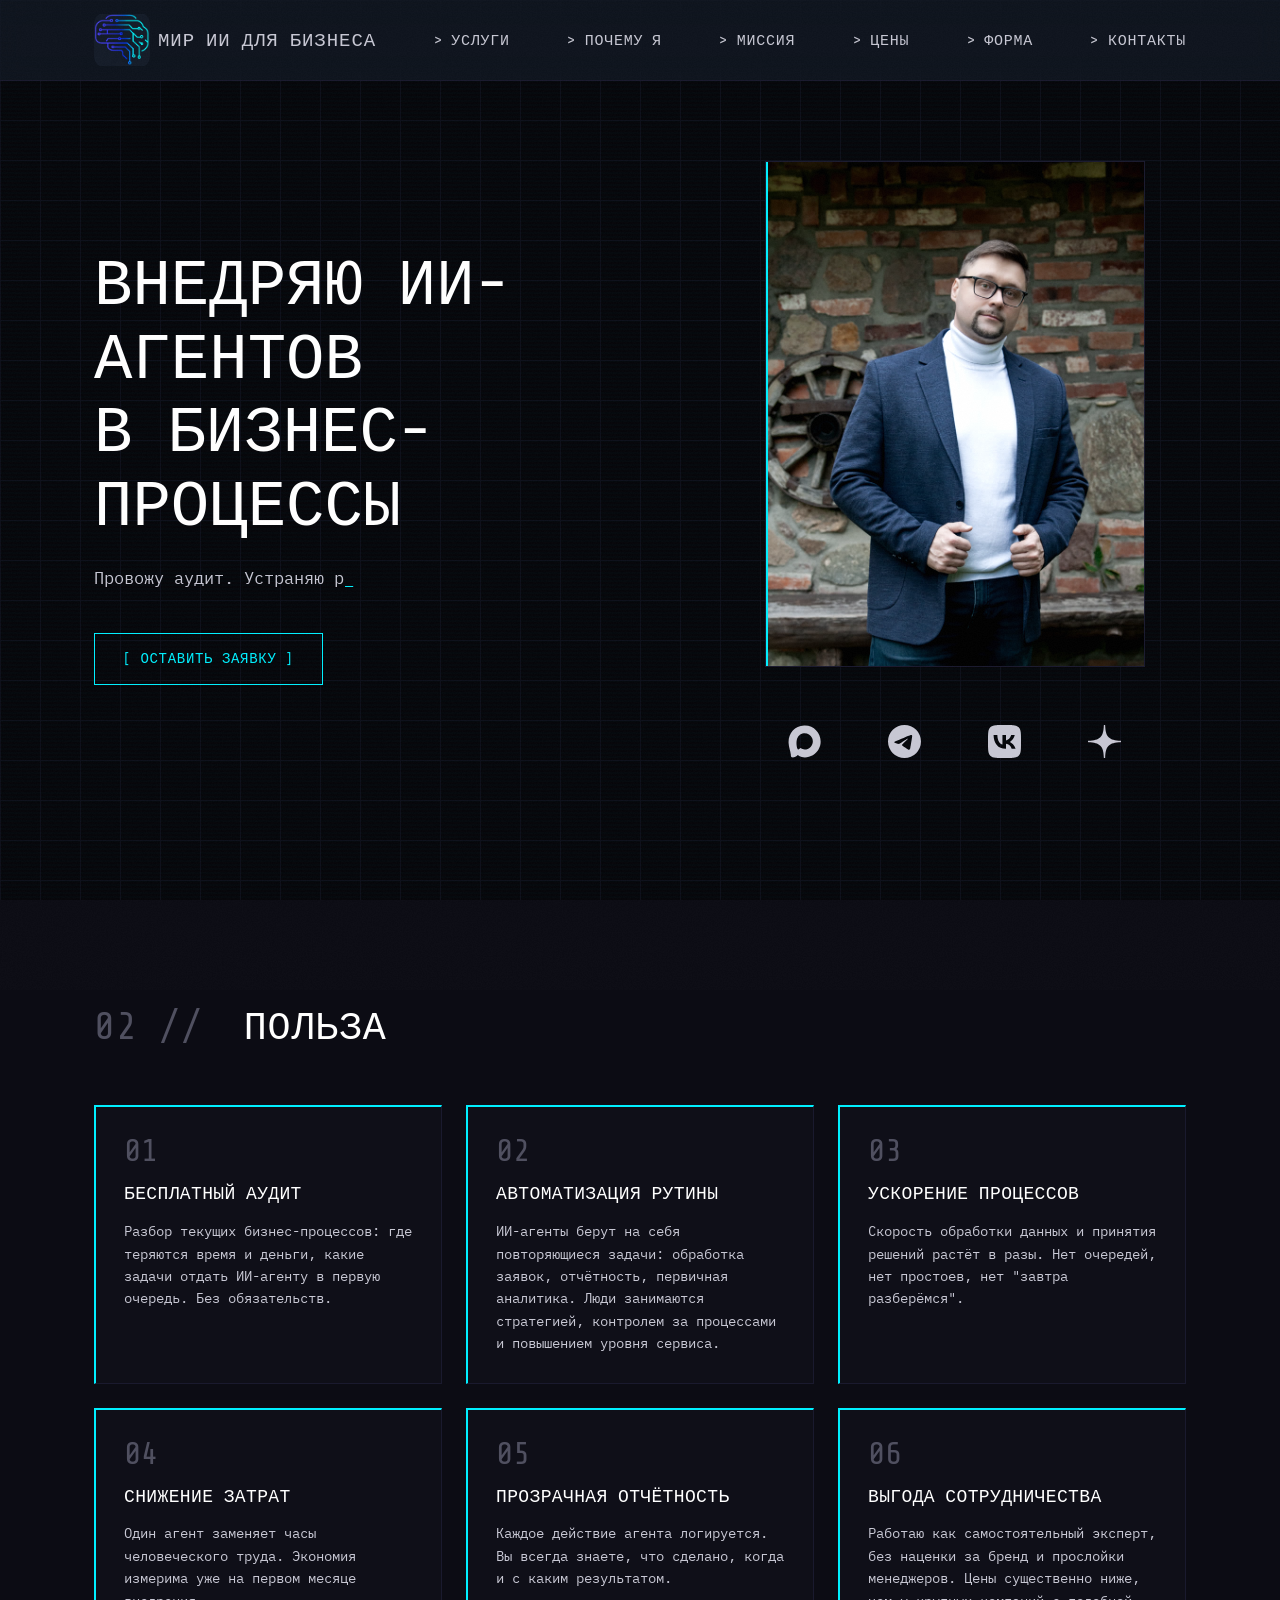
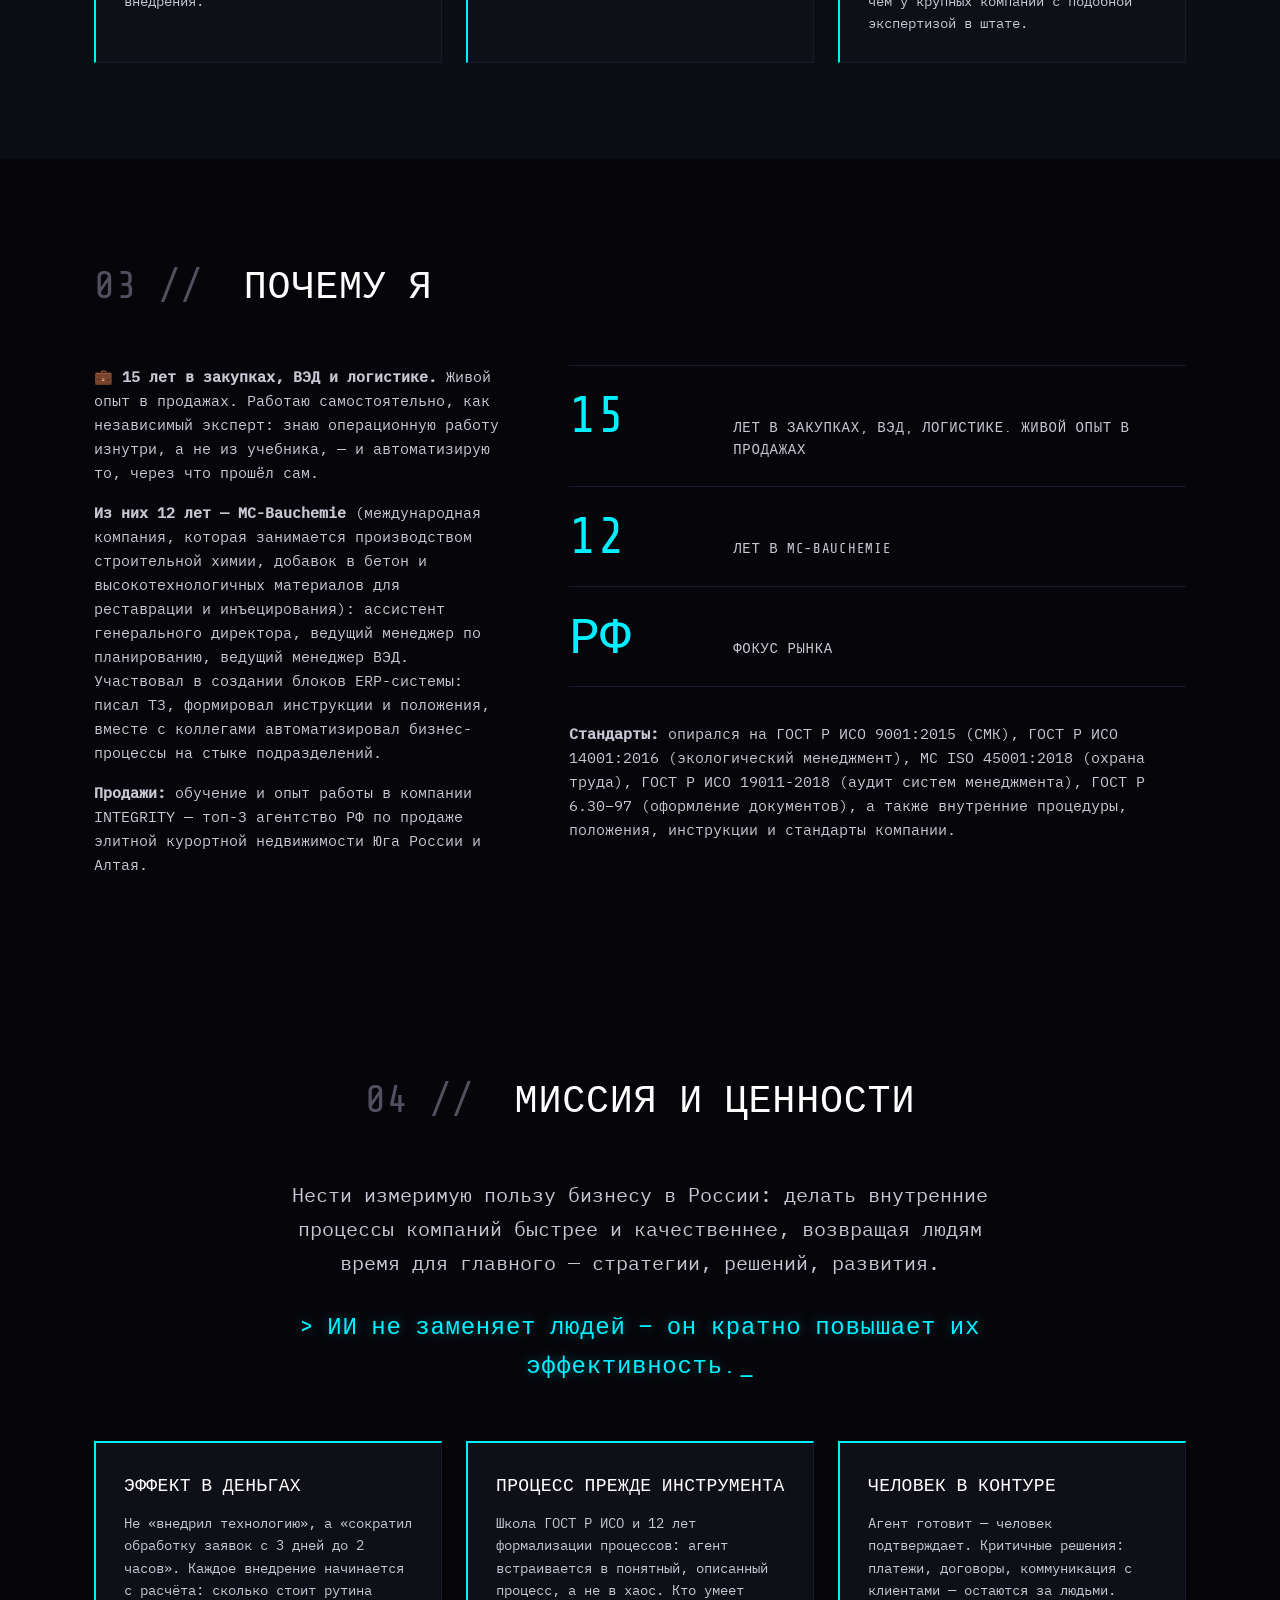
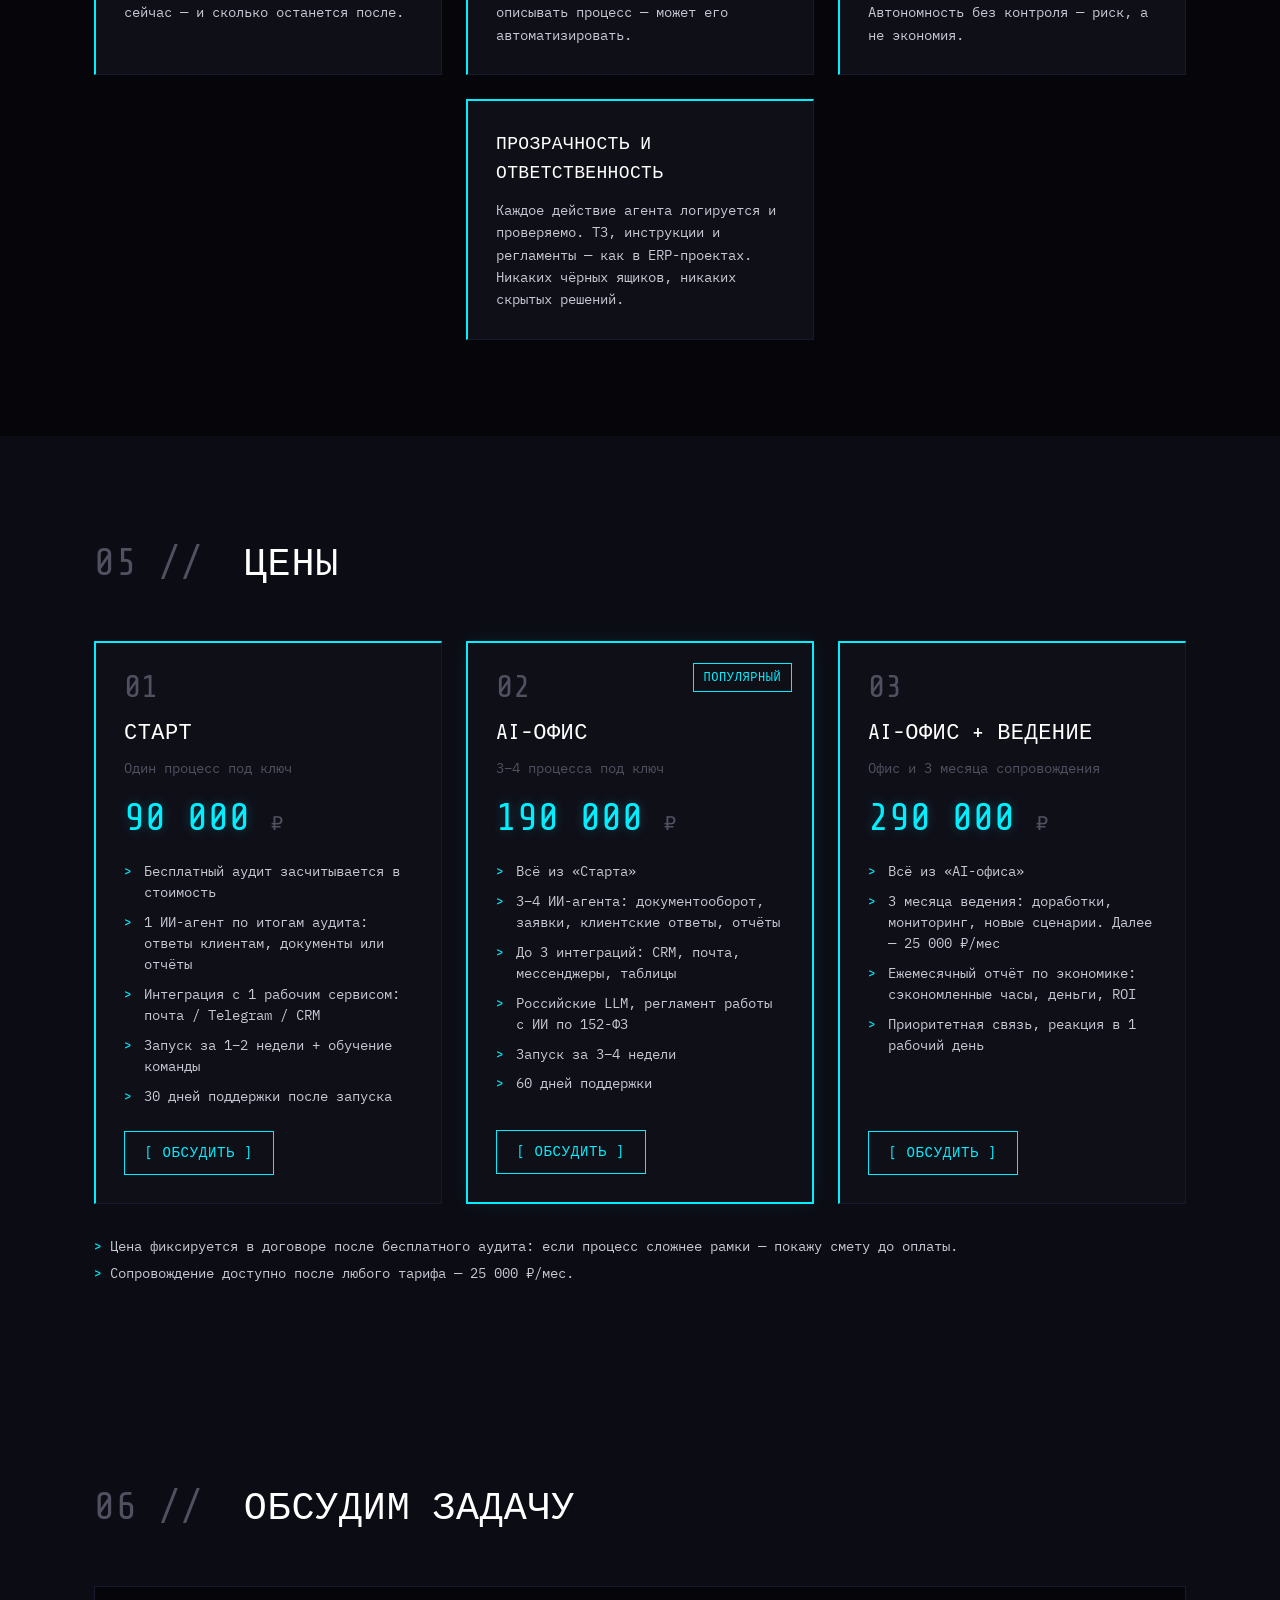
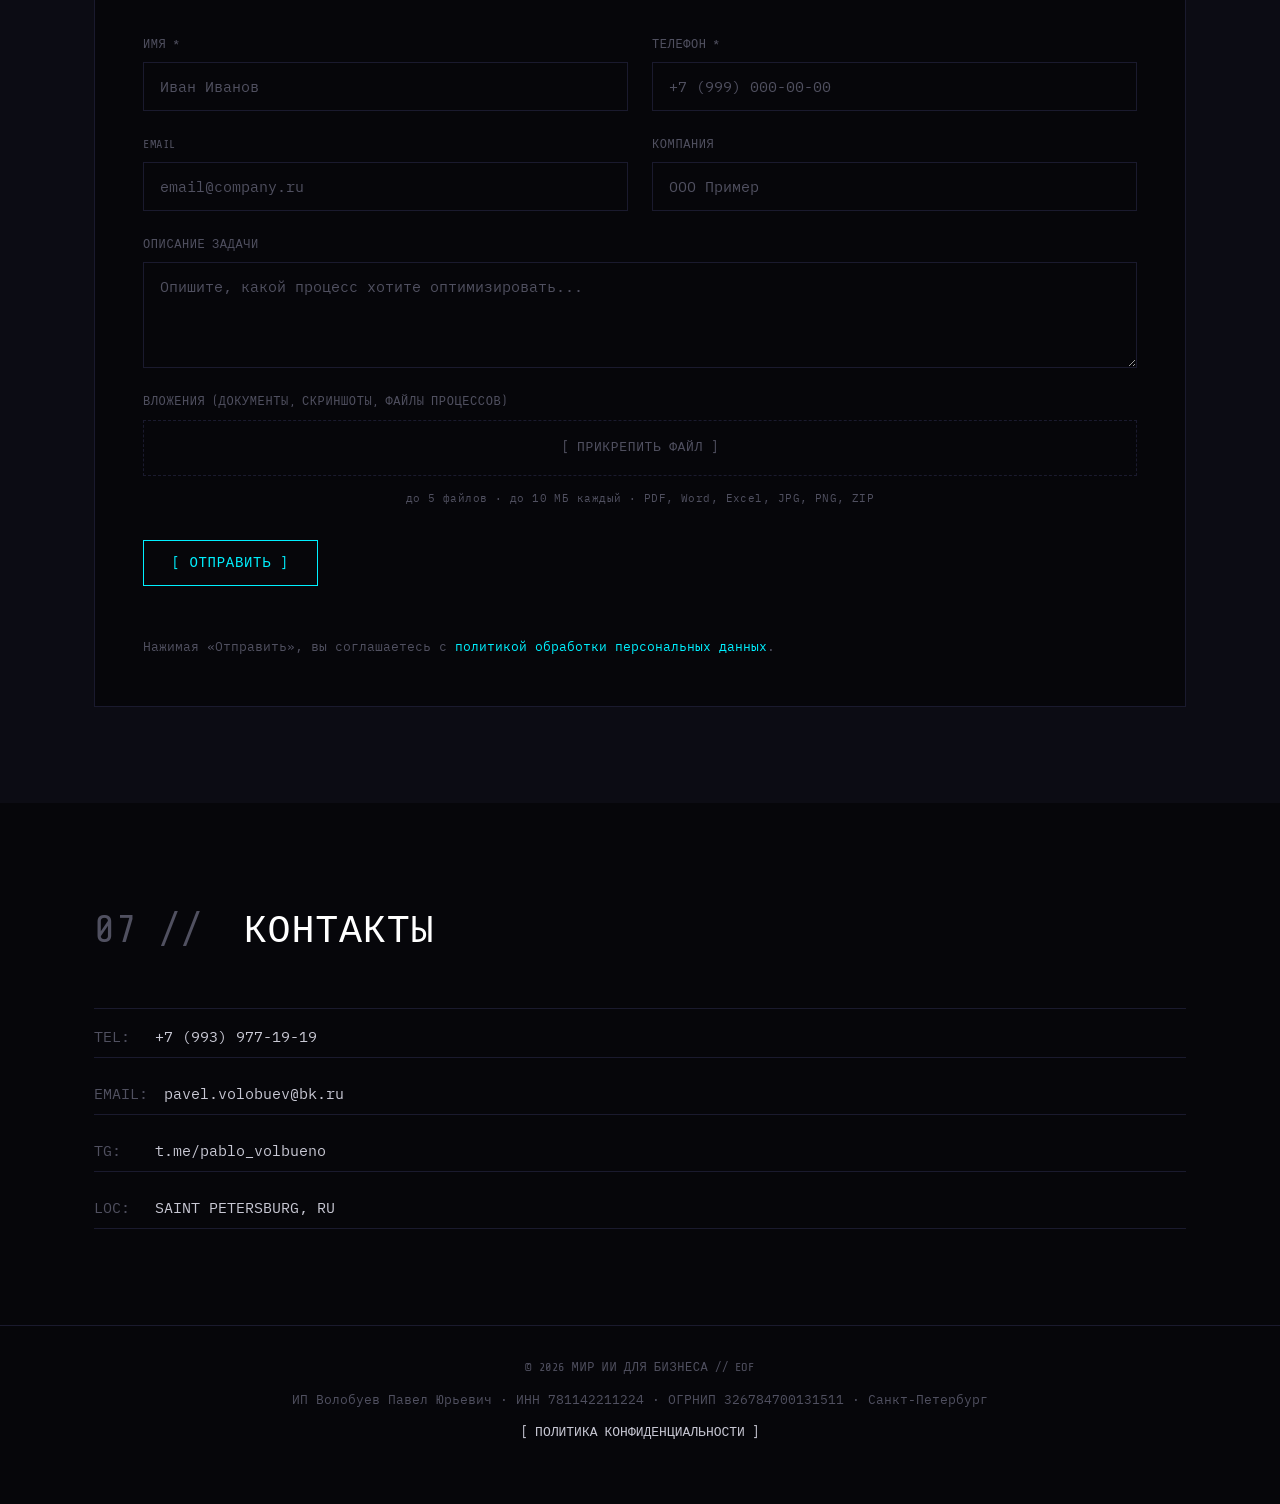
<file: index.html>
<!DOCTYPE html>
<html lang="ru">
<head>
  <meta charset="UTF-8">
  <meta name="viewport" content="width=device-width, initial-scale=1.0">
  <meta name="description" content="Внедрение ИИ-агентов в бизнес-процессы. Бесплатный аудит, автоматизация рутины, измеримый эффект.">
  <title>Мир ИИ для бизнеса // Внедрение ИИ-агентов</title>

  <!-- Превью при репосте ссылки (TG / VK / MAX). Домен в punycode:
       мир-ии-для-бизнеса.рф -->
  <meta property="og:type" content="website">
  <meta property="og:locale" content="ru_RU">
  <meta property="og:url" content="https://xn------8cdeqjpdbae0bh0a1b3a9v.xn--p1ai/">
  <meta property="og:title" content="Мир ИИ для бизнеса // Внедрение ИИ-агентов">
  <meta property="og:description" content="Внедрение ИИ-агентов в бизнес-процессы. Бесплатный аудит, автоматизация рутины, измеримый эффект.">
  <meta property="og:image" content="https://xn------8cdeqjpdbae0bh0a1b3a9v.xn--p1ai/assets/og-image.jpg">
  <meta property="og:image:width" content="1200">
  <meta property="og:image:height" content="630">
  <meta name="twitter:card" content="summary_large_image">
  <link rel="canonical" href="https://xn------8cdeqjpdbae0bh0a1b3a9v.xn--p1ai/">

  <link rel="icon" type="image/png" sizes="32x32" href="assets/favicon-32.png">
  <link rel="apple-touch-icon" href="assets/apple-touch-icon.png">

  <link rel="stylesheet" href="fonts/fonts.css">
  <link rel="stylesheet" href="css/styles.css">
</head>
<body>
  <!-- SVG noise filter -->
  <svg style="position: absolute; width: 0; height: 0; overflow: hidden;" aria-hidden="true">
    <filter id="noise">
      <feTurbulence type="fractalNoise" baseFrequency="0.8" numOctaves="4" stitchTiles="stitch"/>
      <feColorMatrix type="saturate" values="0"/>
      <feComponentTransfer>
        <feFuncA type="linear" slope="0.05"/>
      </feComponentTransfer>
    </filter>
  </svg>

  <!-- Grain overlay -->
  <div class="grain" aria-hidden="true"></div>

  <!-- Navigation -->
  <nav class="nav" id="nav" role="navigation" aria-label="Основная навигация">
    <div class="nav-inner">
      <a href="#hero" class="nav-logo" aria-label="На главную">
        <img src="assets/logo.png" alt="Мир ИИ для бизнеса" width="56" height="56">
        <span>Мир ИИ для бизнеса</span>
      </a>
      <ul class="nav-links" id="navLinks">
        <li><a href="#benefits" data-nav>> УСЛУГИ</a></li>
        <li><a href="#trust" data-nav>> ПОЧЕМУ Я</a></li>
        <li><a href="#mission" data-nav>> МИССИЯ</a></li>
        <li><a href="#pricing" data-nav>> ЦЕНЫ</a></li>
        <li><a href="#contact-form" data-nav>> ФОРМА</a></li>
        <li><a href="#contacts" data-nav>> КОНТАКТЫ</a></li>
      </ul>
      <button class="nav-burger" id="navBurger" type="button" aria-label="Открыть меню" aria-expanded="false" aria-controls="navLinks">
        <span></span>
        <span></span>
        <span></span>
      </button>
    </div>
  </nav>

  <!-- Hero -->
  <section class="hero" id="hero" aria-label="Главный экран">
    <div class="hero-inner">
      <div class="hero-text">
        <h1 class="hero-title">
          <span class="hero-line">ВНЕДРЯЮ ИИ-АГЕНТОВ</span>
          <span class="hero-line">В БИЗНЕС-ПРОЦЕССЫ</span>
        </h1>
        <p class="hero-subtitle" id="typewriter"></p>
        <a href="#contact-form" class="btn btn-outline hero-cta">[ ОСТАВИТЬ ЗАЯВКУ ]</a>
      </div>
      <div class="hero-photo">
        <div class="photo-frame">
          <img src="assets/photo.jpg" alt="Павел Волобуев" loading="eager">
        </div>
        <nav class="hero-social" aria-label="Каналы автора">
          <a href="https://max.ru/id781142211224_biz" target="_blank" rel="noopener" aria-label="Канал в MAX" title="MAX">
            <svg viewBox="0 0 720 720" fill="currentColor" aria-hidden="true"><path d="M350.4,9.6C141.8,20.5,4.1,184.1,12.8,390.4c3.8,90.3,40.1,168,48.7,253.7,2.2,22.2-4.2,49.6,21.4,59.3,31.5,11.9,79.8-8.1,106.2-26.4,9-6.1,17.6-13.2,24.2-22,27.3,18.1,53.2,35.6,85.7,43.4,143.1,34.3,299.9-44.2,369.6-170.3C799.6,291.2,622.5-4.6,350.4,9.6h0ZM269.4,504c-11.3,8.8-22.2,20.8-34.7,27.7-18.1,9.7-23.7-.4-30.5-16.4-21.4-50.9-24-137.6-11.5-190.9,16.8-72.5,72.9-136.3,150-143.1,78-6.9,150.4,32.7,183.1,104.2,72.4,159.1-112.9,316.2-256.4,218.6h0Z"/></svg>
          </a>
          <a href="https://t.me/mirai_dlya_biznesa" target="_blank" rel="noopener" aria-label="Канал в Telegram" title="Telegram">
            <svg viewBox="0 0 24 24" fill="currentColor" aria-hidden="true"><path d="M11.944 0A12 12 0 0 0 0 12a12 12 0 0 0 12 12 12 12 0 0 0 12-12A12 12 0 0 0 12 0a12 12 0 0 0-.056 0zm4.962 7.224c.1-.002.321.023.465.14a.506.506 0 0 1 .171.325c.016.093.036.306.02.472-.18 1.898-.962 6.502-1.36 8.627-.168.9-.499 1.201-.82 1.23-.696.065-1.225-.46-1.9-.902-1.056-.693-1.653-1.124-2.678-1.8-1.185-.78-.417-1.21.258-1.91.177-.184 3.247-2.977 3.307-3.23.007-.032.014-.15-.056-.212s-.174-.041-.249-.024c-.106.024-1.793 1.14-5.061 3.345-.48.33-.913.49-1.302.48-.428-.008-1.252-.241-1.865-.44-.752-.245-1.349-.374-1.297-.789.027-.216.325-.437.893-.663 3.498-1.524 5.83-2.529 6.998-3.014 3.332-1.386 4.025-1.627 4.476-1.635z"/></svg>
          </a>
          <a href="https://vk.com/club241924543" target="_blank" rel="noopener" aria-label="Канал в ВКонтакте" title="ВКонтакте">
            <svg viewBox="0 0 24 24" fill="currentColor" aria-hidden="true"><path d="m9.489.004.729-.003h3.564l.73.003.914.01.433.007.418.011.403.014.388.016.374.021.36.025.345.03.333.033c1.74.196 2.933.616 3.833 1.516.9.9 1.32 2.092 1.516 3.833l.034.333.029.346.025.36.02.373.025.588.012.41.013.644.009.915.004.98-.001 3.313-.003.73-.01.914-.007.433-.011.418-.014.403-.016.388-.021.374-.025.36-.03.345-.033.333c-.196 1.74-.616 2.933-1.516 3.833-.9.9-2.092 1.32-3.833 1.516l-.333.034-.346.029-.36.025-.373.02-.588.025-.41.012-.644.013-.915.009-.98.004-3.313-.001-.73-.003-.914-.01-.433-.007-.418-.011-.403-.014-.388-.016-.374-.021-.36-.025-.345-.03-.333-.033c-1.74-.196-2.933-.616-3.833-1.516-.9-.9-1.32-2.092-1.516-3.833l-.034-.333-.029-.346-.025-.36-.02-.373-.025-.588-.012-.41-.013-.644-.009-.915-.004-.98.001-3.313.003-.73.01-.914.007-.433.011-.418.014-.403.016-.388.021-.374.025-.36.03-.345.033-.333c.196-1.74.616-2.933 1.516-3.833.9-.9 2.092-1.32 3.833-1.516l.333-.034.346-.029.36-.025.373-.02.588-.025.41-.012.644-.013.915-.009ZM6.79 7.3H4.05c.13 6.24 3.25 9.99 8.72 9.99h.31v-3.57c2.01.2 3.53 1.67 4.14 3.57h2.84c-.78-2.84-2.83-4.41-4.11-5.01 1.28-.74 3.08-2.54 3.51-4.98h-2.58c-.56 1.98-2.22 3.78-3.8 3.95V7.3H10.5v6.92c-1.6-.4-3.62-2.34-3.71-6.92Z"/></svg>
          </a>
          <a href="https://dzen.ru/id/63b83f265ba1321f07f1fc11" target="_blank" rel="noopener" aria-label="Канал в Дзене" title="Дзен">
            <svg viewBox="20.3687 20 128 128" fill="currentColor" aria-hidden="true"><path d="M148.369 82.7304C148.369 82.0906 147.849 81.5608 147.209 81.5308C124.246 80.661 110.271 77.732 100.494 67.955C90.6967 58.1581 87.7776 44.1724 86.9079 21.1596C86.8879 20.5198 86.358 20 85.7082 20H83.0291C82.3893 20 81.8594 20.5198 81.8295 21.1596C80.9597 44.1624 78.0406 58.1581 68.2437 67.955C58.4568 77.742 44.4911 80.661 21.5283 81.5308C20.8885 81.5508 20.3687 82.0806 20.3687 82.7304V85.4096C20.3687 86.0494 20.8885 86.5792 21.5283 86.6092C44.4911 87.4789 58.4667 90.408 68.2437 100.185C78.0206 109.962 80.9397 123.908 81.8195 146.83C81.8394 147.47 82.3693 147.99 83.0191 147.99H85.7082C86.348 147.99 86.8779 147.47 86.9079 146.83C87.7876 123.908 90.7067 109.962 100.484 100.185C110.271 90.398 124.236 87.4789 147.199 86.6092C147.839 86.5892 148.359 86.0594 148.359 85.4096V82.7304H148.369Z"/></svg>
          </a>
        </nav>
      </div>
    </div>
  </section>

  <!-- Benefits -->
  <section class="section benefits" id="benefits" aria-labelledby="benefits-heading">
    <div class="container">
      <h2 class="section-title" id="benefits-heading"><span class="section-num">02 //</span> ПОЛЬЗА</h2>
      <div class="grid-3">
        <article class="data-card reveal" style="--i:0">
          <span class="data-card-num">01</span>
          <h3 class="data-card-title">Бесплатный аудит</h3>
          <p class="data-card-text">Разбор текущих бизнес-процессов: где теряются время и деньги, какие задачи отдать ИИ-агенту в первую очередь. Без обязательств.</p>
        </article>
        <article class="data-card reveal" style="--i:1">
          <span class="data-card-num">02</span>
          <h3 class="data-card-title">Автоматизация рутины</h3>
          <p class="data-card-text">ИИ-агенты берут на себя повторяющиеся задачи: обработка заявок, отчётность, первичная аналитика. Люди занимаются стратегией, контролем за процессами и повышением уровня сервиса.</p>
        </article>
        <article class="data-card reveal" style="--i:2">
          <span class="data-card-num">03</span>
          <h3 class="data-card-title">Ускорение процессов</h3>
          <p class="data-card-text">Скорость обработки данных и принятия решений растёт в разы. Нет очередей, нет простоев, нет "завтра разберёмся".</p>
        </article>
        <article class="data-card reveal" style="--i:3">
          <span class="data-card-num">04</span>
          <h3 class="data-card-title">Снижение затрат</h3>
          <p class="data-card-text">Один агент заменяет часы человеческого труда. Экономия измерима уже на первом месяце внедрения.</p>
        </article>
        <article class="data-card reveal" style="--i:4">
          <span class="data-card-num">05</span>
          <h3 class="data-card-title">Прозрачная отчётность</h3>
          <p class="data-card-text">Каждое действие агента логируется. Вы всегда знаете, что сделано, когда и с каким результатом.</p>
        </article>
        <article class="data-card reveal" style="--i:5">
          <span class="data-card-num">06</span>
          <h3 class="data-card-title">Выгода сотрудничества</h3>
          <p class="data-card-text">Работаю как самостоятельный эксперт, без наценки за бренд и прослойки менеджеров. Цены существенно ниже, чем у крупных компаний с подобной экспертизой в штате.</p>
        </article>
      </div>
    </div>
  </section>

  <!-- Trust -->
  <section class="section trust" id="trust" aria-labelledby="trust-heading">
    <div class="container">
      <h2 class="section-title" id="trust-heading"><span class="section-num">03 //</span> ПОЧЕМУ Я</h2>
      <div class="trust-layout">
        <div class="trust-text reveal">
          <p>💼 <b>15 лет в закупках, ВЭД и логистике.</b> Живой опыт в продажах. Работаю самостоятельно, как независимый эксперт: знаю операционную работу изнутри, а не из учебника, — и автоматизирую то, через что прошёл сам.</p>
          <p><b>Из них 12 лет — MC-Bauchemie</b> (международная компания, которая занимается производством строительной химии, добавок в бетон и высокотехнологичных материалов для реставрации и инъецирования): ассистент генерального директора, ведущий менеджер по планированию, ведущий менеджер ВЭД. Участвовал в создании блоков ERP-системы: писал ТЗ, формировал инструкции и положения, вместе с коллегами автоматизировал бизнес-процессы на стыке подразделений.</p>
          <p><b>Продажи:</b> обучение и опыт работы в компании INTEGRITY — топ-3 агентство РФ по продаже элитной курортной недвижимости Юга России и Алтая.</p>
        </div>
        <div class="trust-stats">
          <div class="stat-row reveal" style="--i:0">
            <span class="stat-value">15</span>
            <span class="stat-label">ЛЕТ В ЗАКУПКАХ, ВЭД, ЛОГИСТИКЕ. ЖИВОЙ ОПЫТ В ПРОДАЖАХ</span>
          </div>
          <div class="stat-row reveal" style="--i:1">
            <span class="stat-value">12</span>
            <span class="stat-label">ЛЕТ В MC-BAUCHEMIE</span>
          </div>
          <div class="stat-row reveal" style="--i:2">
            <span class="stat-value">РФ</span>
            <span class="stat-label">ФОКУС РЫНКА</span>
          </div>
          <div class="trust-standards reveal" style="--i:3">
            <p><b>Стандарты:</b> опирался на ГОСТ Р ИСО 9001:2015 (СМК), ГОСТ Р ИСО 14001:2016 (экологический менеджмент), МС ISO 45001:2018 (охрана труда), ГОСТ Р ИСО 19011-2018 (аудит систем менеджмента), ГОСТ Р 6.30–97 (оформление документов), а также внутренние процедуры, положения, инструкции и стандарты компании.</p>
          </div>
        </div>
      </div>
    </div>
  </section>

  <!-- Mission -->
  <section class="section mission" id="mission" aria-labelledby="mission-heading">
    <div class="container">
      <h2 class="section-title" id="mission-heading"><span class="section-num">04 //</span> МИССИЯ И ЦЕННОСТИ</h2>
      <div class="mission-statement reveal">
        <p class="mission-text">Нести измеримую пользу бизнесу в России: делать внутренние процессы компаний быстрее и качественнее, возвращая людям время для главного — стратегии, решений, развития.</p>
        <p class="mission-motto">&gt; ИИ не заменяет людей — он кратно повышает их эффективность.</p>
      </div>
      <div class="grid-3">
        <article class="data-card reveal" style="--i:0">
          <h3 class="data-card-title">Эффект в деньгах</h3>
          <p class="data-card-text">Не «внедрил технологию», а «сократил обработку заявок с 3 дней до 2 часов». Каждое внедрение начинается с расчёта: сколько стоит рутина сейчас — и сколько останется после.</p>
        </article>
        <article class="data-card reveal" style="--i:1">
          <h3 class="data-card-title">Процесс прежде инструмента</h3>
          <p class="data-card-text">Школа ГОСТ Р ИСО и 12 лет формализации процессов: агент встраивается в понятный, описанный процесс, а не в хаос. Кто умеет описывать процесс — может его автоматизировать.</p>
        </article>
        <article class="data-card reveal" style="--i:2">
          <h3 class="data-card-title">Человек в контуре</h3>
          <p class="data-card-text">Агент готовит — человек подтверждает. Критичные решения: платежи, договоры, коммуникация с клиентами — остаются за людьми. Автономность без контроля — риск, а не экономия.</p>
        </article>
        <div class="data-card-spacer" aria-hidden="true"></div>
        <article class="data-card reveal" style="--i:3">
          <h3 class="data-card-title">Прозрачность и ответственность</h3>
          <p class="data-card-text">Каждое действие агента логируется и проверяемо. ТЗ, инструкции и регламенты — как в ERP-проектах. Никаких чёрных ящиков, никаких скрытых решений.</p>
        </article>
      </div>
    </div>
  </section>

  <!-- Pricing -->
  <section class="section pricing" id="pricing" aria-labelledby="pricing-heading">
    <div class="container">
      <h2 class="section-title" id="pricing-heading"><span class="section-num">05 //</span> ЦЕНЫ</h2>
      <div class="pricing-grid">
        <article class="price-card reveal" style="--i:0">
          <span class="price-num">01</span>
          <h3 class="price-name">Старт</h3>
          <p class="price-desc">Один процесс под ключ</p>
          <div class="price-value">90 000 <span class="price-curr">₽</span></div>
          <ul class="price-list">
            <li>Бесплатный аудит засчитывается в стоимость</li>
            <li>1 ИИ-агент по итогам аудита: ответы клиентам, документы или отчёты</li>
            <li>Интеграция с 1 рабочим сервисом: почта / Telegram / CRM</li>
            <li>Запуск за 1–2 недели + обучение команды</li>
            <li>30 дней поддержки после запуска</li>
          </ul>
          <a href="#contact-form" class="btn btn-outline price-cta">[ ОБСУДИТЬ ]</a>
        </article>
        <article class="price-card price-card-hot reveal" style="--i:1">
          <span class="price-badge">Популярный</span>
          <span class="price-num">02</span>
          <h3 class="price-name">AI-офис</h3>
          <p class="price-desc">3–4 процесса под ключ</p>
          <div class="price-value">190 000 <span class="price-curr">₽</span></div>
          <ul class="price-list">
            <li>Всё из «Старта»</li>
            <li>3–4 ИИ-агента: документооборот, заявки, клиентские ответы, отчёты</li>
            <li>До 3 интеграций: CRM, почта, мессенджеры, таблицы</li>
            <li>Российские LLM, регламент работы с ИИ по 152-ФЗ</li>
            <li>Запуск за 3–4 недели</li>
            <li>60 дней поддержки</li>
          </ul>
          <a href="#contact-form" class="btn btn-outline price-cta">[ ОБСУДИТЬ ]</a>
        </article>
        <article class="price-card price-card-wide reveal" style="--i:2">
          <span class="price-num">03</span>
          <h3 class="price-name">AI-офис + ведение</h3>
          <p class="price-desc">Офис и 3 месяца сопровождения</p>
          <div class="price-value">290 000 <span class="price-curr">₽</span></div>
          <ul class="price-list">
            <li>Всё из «AI-офиса»</li>
            <li>3 месяца ведения: доработки, мониторинг, новые сценарии. Далее — 25 000 ₽/мес</li>
            <li>Ежемесячный отчёт по экономике: сэкономленные часы, деньги, ROI</li>
            <li>Приоритетная связь, реакция в 1 рабочий день</li>
          </ul>
          <a href="#contact-form" class="btn btn-outline price-cta">[ ОБСУДИТЬ ]</a>
        </article>
      </div>
      <div class="pricing-notes reveal">
        <p class="pricing-note"><span class="note-mark">&gt;</span> Цена фиксируется в договоре после бесплатного аудита: если процесс сложнее рамки — покажу смету до оплаты.</p>
        <p class="pricing-note"><span class="note-mark">&gt;</span> Сопровождение доступно после любого тарифа — 25 000 ₽/мес.</p>
      </div>
    </div>
  </section>

  <!-- Form -->
  <section class="section contact" id="contact-form" aria-labelledby="form-heading">
    <div class="container">
      <h2 class="section-title" id="form-heading"><span class="section-num">06 //</span> ОБСУДИМ ЗАДАЧУ</h2>
      <form class="form-panel" id="form" novalidate>
        <div class="form-grid">
          <div class="form-group">
            <label for="name">ИМЯ *</label>
            <input type="text" id="name" name="name" required placeholder="Иван Иванов">
          </div>
          <div class="form-group">
            <label for="phone">ТЕЛЕФОН *</label>
            <input type="tel" id="phone" name="phone" required placeholder="+7 (999) 000-00-00" maxlength="18">
          </div>
          <div class="form-group">
            <label for="email">EMAIL</label>
            <input type="email" id="email" name="email" placeholder="email@company.ru">
          </div>
          <div class="form-group">
            <label for="company">КОМПАНИЯ</label>
            <input type="text" id="company" name="company" placeholder="ООО Пример">
          </div>
          <div class="form-group form-group-full">
            <label for="message">ОПИСАНИЕ ЗАДАЧИ</label>
            <textarea id="message" name="message" rows="4" maxlength="2000" placeholder="Опишите, какой процесс хотите оптимизировать..."></textarea>
          </div>
          <div class="form-group form-group-full">
            <label for="files">ВЛОЖЕНИЯ (ДОКУМЕНТЫ, СКРИНШОТЫ, ФАЙЛЫ ПРОЦЕССОВ)</label>
            <div class="file-drop" id="fileDrop" tabindex="0" role="button" aria-label="Прикрепить файлы">
              <input type="file" id="files" name="files" multiple hidden>
              <span class="file-drop-hint" id="fileHint">[ ПРИКРЕПИТЬ ФАЙЛ ]</span>
            </div>
            <p class="file-drop-note">до 5 файлов · до 10 МБ каждый · PDF, Word, Excel, JPG, PNG, ZIP</p>
          </div>
        </div>
        <div class="form-footer">
          <!-- Honeypot: невидимое поле, заполняют только спам-боты -->
          <input type="text" name="website" id="website" class="hp-field" tabindex="-1" autocomplete="off" aria-hidden="true">
          <button type="submit" class="btn btn-outline" id="submitBtn">[ ОТПРАВИТЬ ]</button>
          <div class="form-status" id="formStatus" role="status" aria-live="polite"></div>
        </div>
        <p class="form-consent">Нажимая «Отправить», вы соглашаетесь с <a href="privacy.html" target="_blank" rel="noopener">политикой обработки персональных данных</a>.</p>
      </form>
    </div>
  </section>

  <!-- Contacts -->
  <section class="section contacts" id="contacts" aria-labelledby="contacts-heading">
    <div class="container">
      <h2 class="section-title" id="contacts-heading"><span class="section-num">07 //</span> КОНТАКТЫ</h2>
      <div class="contacts-list reveal">
        <a href="tel:+79939771919" class="contact-item">
          <span class="contact-key">TEL:</span>
          <span class="contact-value">+7 (993) 977-19-19</span>
        </a>
        <a href="mailto:pavel.volobuev@bk.ru" class="contact-item">
          <span class="contact-key">EMAIL:</span>
          <span class="contact-value">pavel.volobuev@bk.ru</span>
        </a>
        <a href="https://t.me/pablo_volbueno" target="_blank" rel="noopener" class="contact-item">
          <span class="contact-key">TG:</span>
          <span class="contact-value">t.me/pablo_volbueno</span>
        </a>
        <div class="contact-item">
          <span class="contact-key">LOC:</span>
          <span class="contact-value">SAINT PETERSBURG, RU</span>
        </div>
      </div>
    </div>
  </section>

  <!-- Footer -->
  <footer class="footer">
    <div class="container">
      <p class="footer-copy">© 2026 МИР ИИ ДЛЯ БИЗНЕСА // EOF</p>
      <p class="footer-legal">ИП Волобуев Павел Юрьевич · ИНН 781142211224 · ОГРНИП 326784700131511 · Санкт-Петербург</p>
      <a href="privacy.html" class="footer-link">[ ПОЛИТИКА КОНФИДЕНЦИАЛЬНОСТИ ]</a>
    </div>
  </footer>

  <script src="js/main.js"></script>
</body>
</html>
</file>
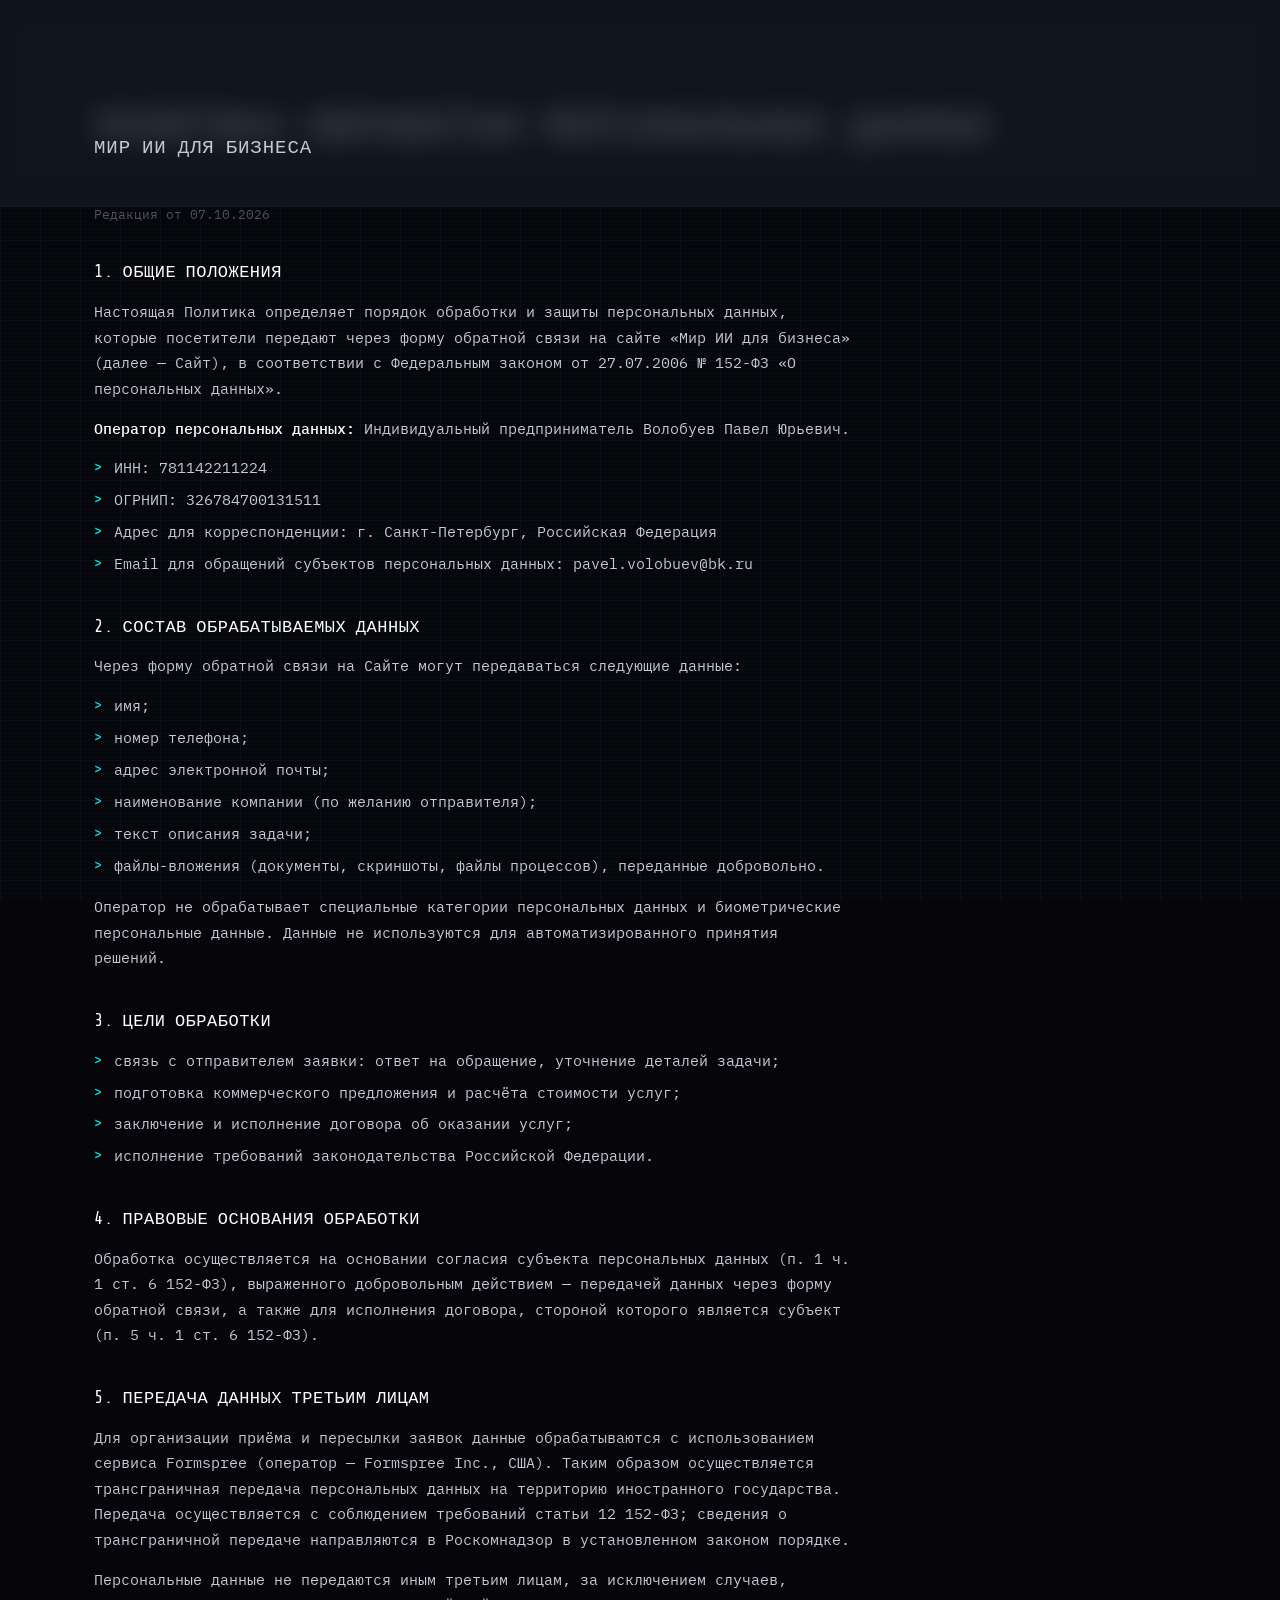
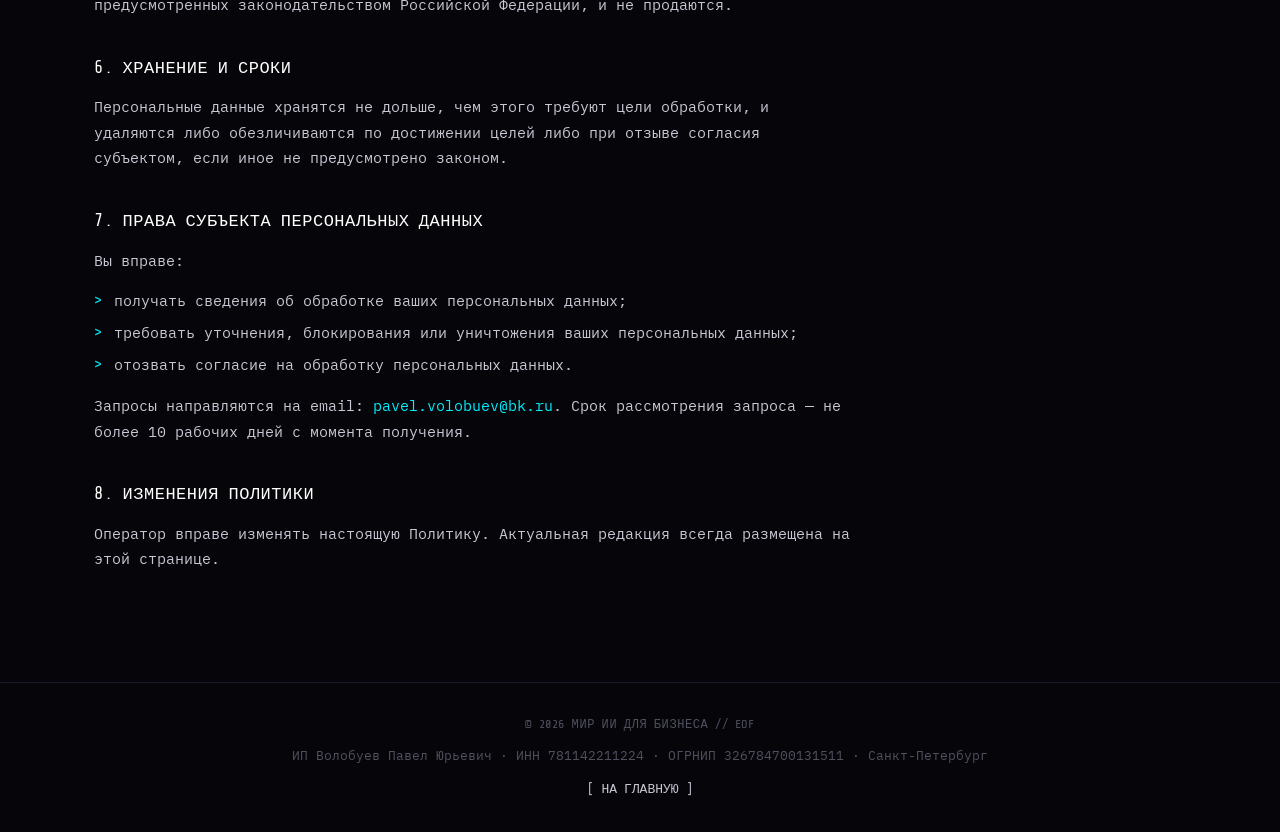
<file: privacy.html>
<!DOCTYPE html>
<html lang="ru">
<head>
  <meta charset="UTF-8">
  <meta name="viewport" content="width=device-width, initial-scale=1.0">
  <meta name="description" content="Политика обработки персональных данных ИП Волобуева Павла Юрьевича (сайт «Мир ИИ для бизнеса»).">
  <meta name="robots" content="noindex, follow">
  <title>Политика конфиденциальности // Мир ИИ для бизнеса</title>
  <link rel="icon" type="image/png" sizes="32x32" href="assets/favicon-32.png">
  <link rel="apple-touch-icon" href="assets/apple-touch-icon.png">
  <link rel="stylesheet" href="fonts/fonts.css">
  <link rel="stylesheet" href="css/styles.css">
</head>
<body>
  <!-- Grain overlay -->
  <div class="grain" aria-hidden="true"></div>

  <!-- Legal header -->
  <header class="nav legal-header" role="banner">
    <div class="nav-inner">
      <a href="index.html" class="nav-logo" aria-label="На главную">
        <span>Мир ИИ для бизнеса</span>
      </a>
    </div>
  </header>

  <!-- Document -->
  <section class="section">
    <div class="container">
      <h1 class="section-title">ПОЛИТИКА ОБРАБОТКИ ПЕРСОНАЛЬНЫХ ДАННЫХ</h1>
      <p class="legal-date">Редакция от 07.10.2026</p>

      <div class="legal-doc">
        <h3>1. Общие положения</h3>
        <p>Настоящая Политика определяет порядок обработки и защиты персональных данных, которые посетители передают через форму обратной связи на сайте «Мир ИИ для бизнеса» (далее — Сайт), в соответствии с Федеральным законом от 27.07.2006 № 152-ФЗ «О персональных данных».</p>
        <p><b>Оператор персональных данных:</b> Индивидуальный предприниматель Волобуев Павел Юрьевич.</p>
        <ul>
          <li>ИНН: 781142211224</li>
          <li>ОГРНИП: 326784700131511</li>
          <li>Адрес для корреспонденции: г. Санкт-Петербург, Российская Федерация</li>
          <li>Email для обращений субъектов персональных данных: pavel.volobuev@bk.ru</li>
        </ul>

        <h3>2. Состав обрабатываемых данных</h3>
        <p>Через форму обратной связи на Сайте могут передаваться следующие данные:</p>
        <ul>
          <li>имя;</li>
          <li>номер телефона;</li>
          <li>адрес электронной почты;</li>
          <li>наименование компании (по желанию отправителя);</li>
          <li>текст описания задачи;</li>
          <li>файлы-вложения (документы, скриншоты, файлы процессов), переданные добровольно.</li>
        </ul>
        <p>Оператор не обрабатывает специальные категории персональных данных и биометрические персональные данные. Данные не используются для автоматизированного принятия решений.</p>

        <h3>3. Цели обработки</h3>
        <ul>
          <li>связь с отправителем заявки: ответ на обращение, уточнение деталей задачи;</li>
          <li>подготовка коммерческого предложения и расчёта стоимости услуг;</li>
          <li>заключение и исполнение договора об оказании услуг;</li>
          <li>исполнение требований законодательства Российской Федерации.</li>
        </ul>

        <h3>4. Правовые основания обработки</h3>
        <p>Обработка осуществляется на основании согласия субъекта персональных данных (п. 1 ч. 1 ст. 6 152-ФЗ), выраженного добровольным действием — передачей данных через форму обратной связи, а также для исполнения договора, стороной которого является субъект (п. 5 ч. 1 ст. 6 152-ФЗ).</p>

        <h3>5. Передача данных третьим лицам</h3>
        <p>Для организации приёма и пересылки заявок данные обрабатываются с использованием сервиса Formspree (оператор — Formspree Inc., США). Таким образом осуществляется трансграничная передача персональных данных на территорию иностранного государства. Передача осуществляется с соблюдением требований статьи 12 152-ФЗ; сведения о трансграничной передаче направляются в Роскомнадзор в установленном законом порядке.</p>
        <p>Персональные данные не передаются иным третьим лицам, за исключением случаев, предусмотренных законодательством Российской Федерации, и не продаются.</p>

        <h3>6. Хранение и сроки</h3>
        <p>Персональные данные хранятся не дольше, чем этого требуют цели обработки, и удаляются либо обезличиваются по достижении целей либо при отзыве согласия субъектом, если иное не предусмотрено законом.</p>

        <h3>7. Права субъекта персональных данных</h3>
        <p>Вы вправе:</p>
        <ul>
          <li>получать сведения об обработке ваших персональных данных;</li>
          <li>требовать уточнения, блокирования или уничтожения ваших персональных данных;</li>
          <li>отозвать согласие на обработку персональных данных.</li>
        </ul>
        <p>Запросы направляются на email: <a href="mailto:pavel.volobuev@bk.ru">pavel.volobuev@bk.ru</a>. Срок рассмотрения запроса — не более 10 рабочих дней с момента получения.</p>

        <h3>8. Изменения Политики</h3>
        <p>Оператор вправе изменять настоящую Политику. Актуальная редакция всегда размещена на этой странице.</p>
      </div>
    </div>
  </section>

  <!-- Footer -->
  <footer class="footer">
    <div class="container">
      <p class="footer-copy">© 2026 МИР ИИ ДЛЯ БИЗНЕСА // EOF</p>
      <p class="footer-legal">ИП Волобуев Павел Юрьевич · ИНН 781142211224 · ОГРНИП 326784700131511 · Санкт-Петербург</p>
      <a href="index.html" class="footer-link">[ НА ГЛАВНУЮ ]</a>
    </div>
  </footer>
</body>
</html>
</file>
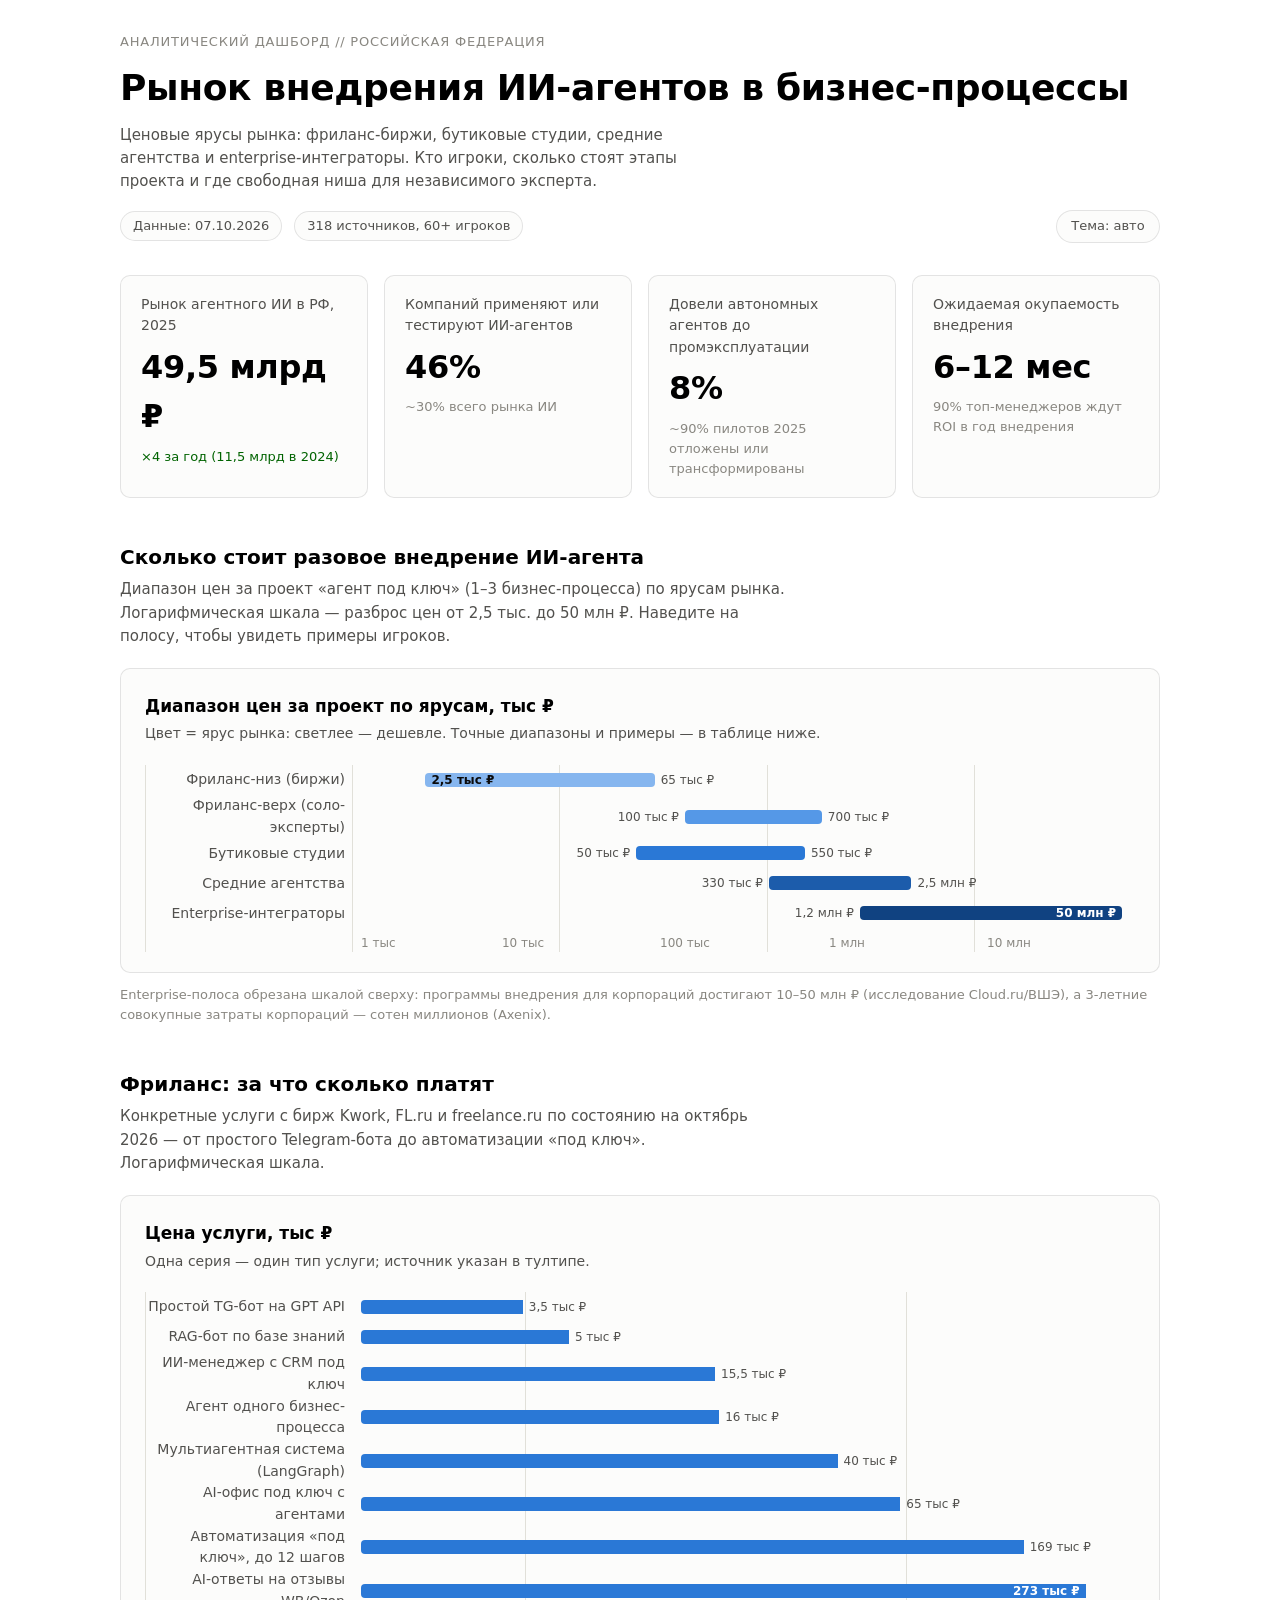
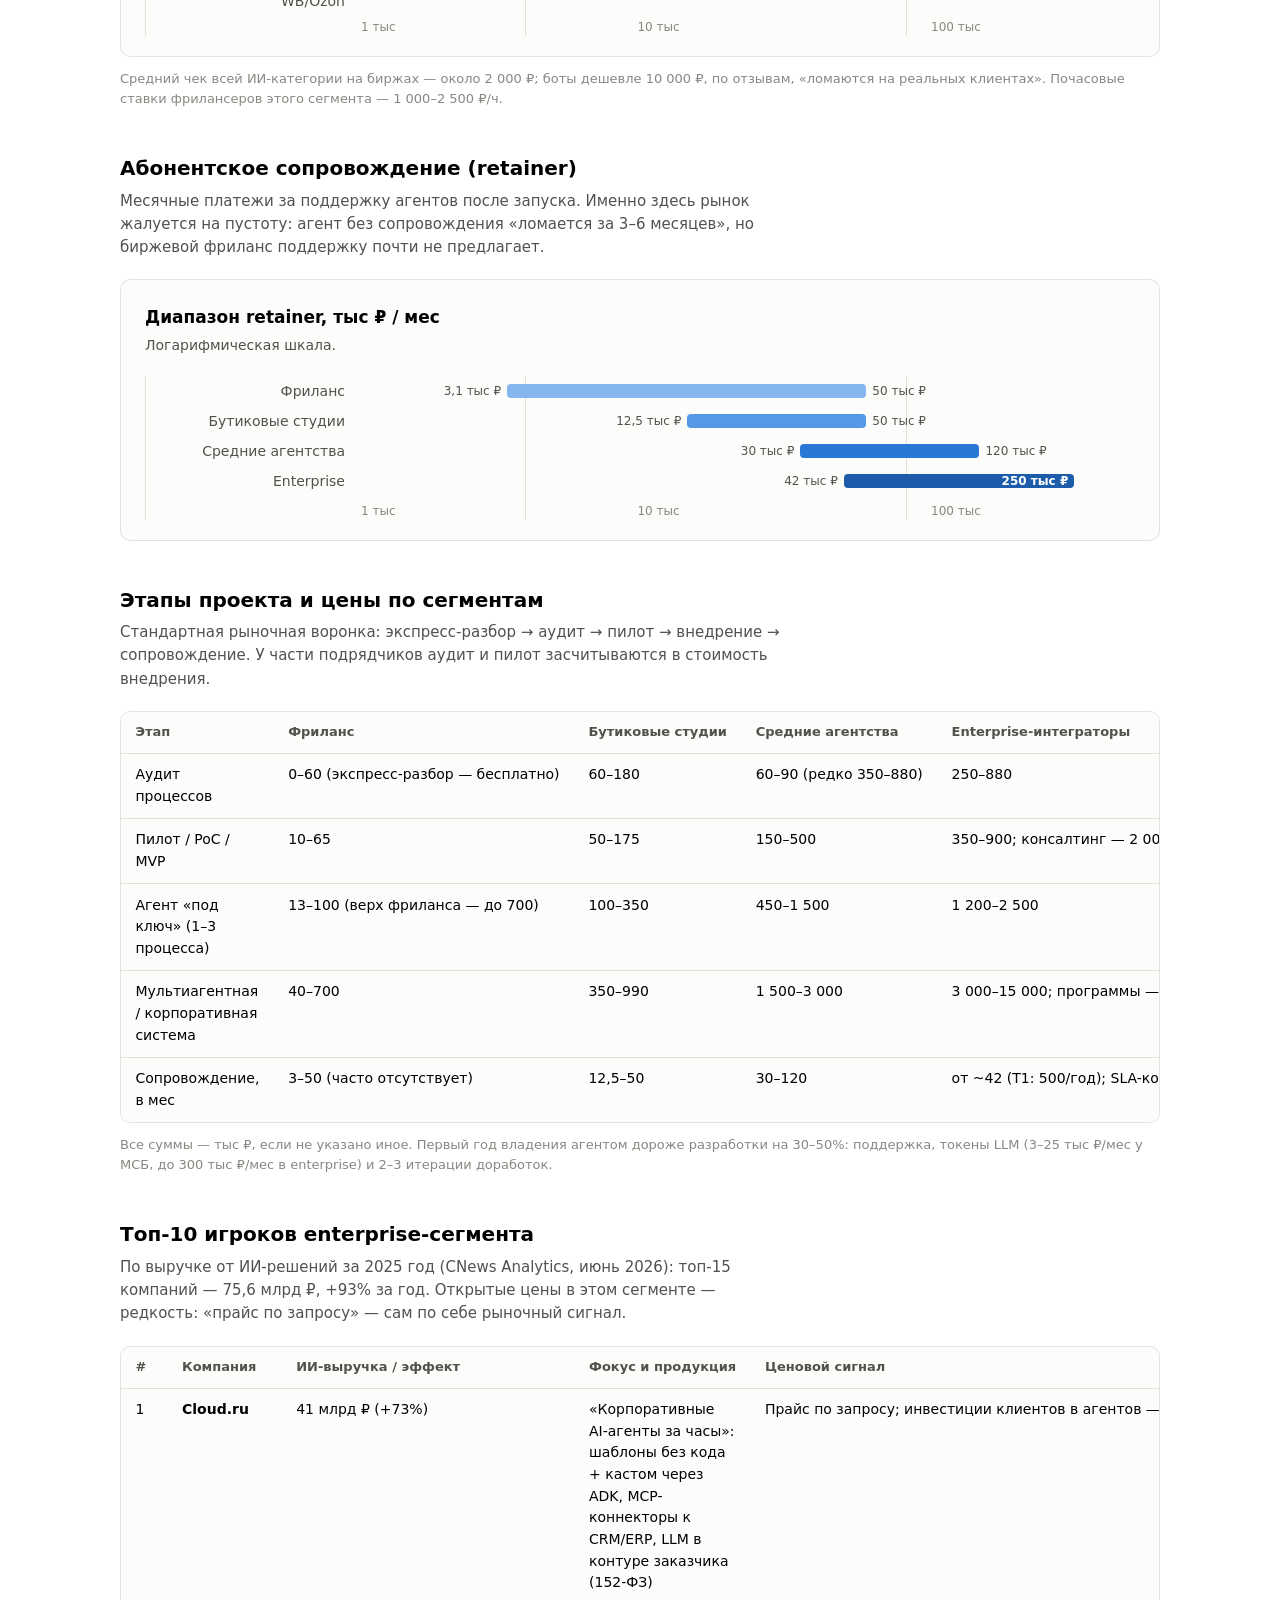
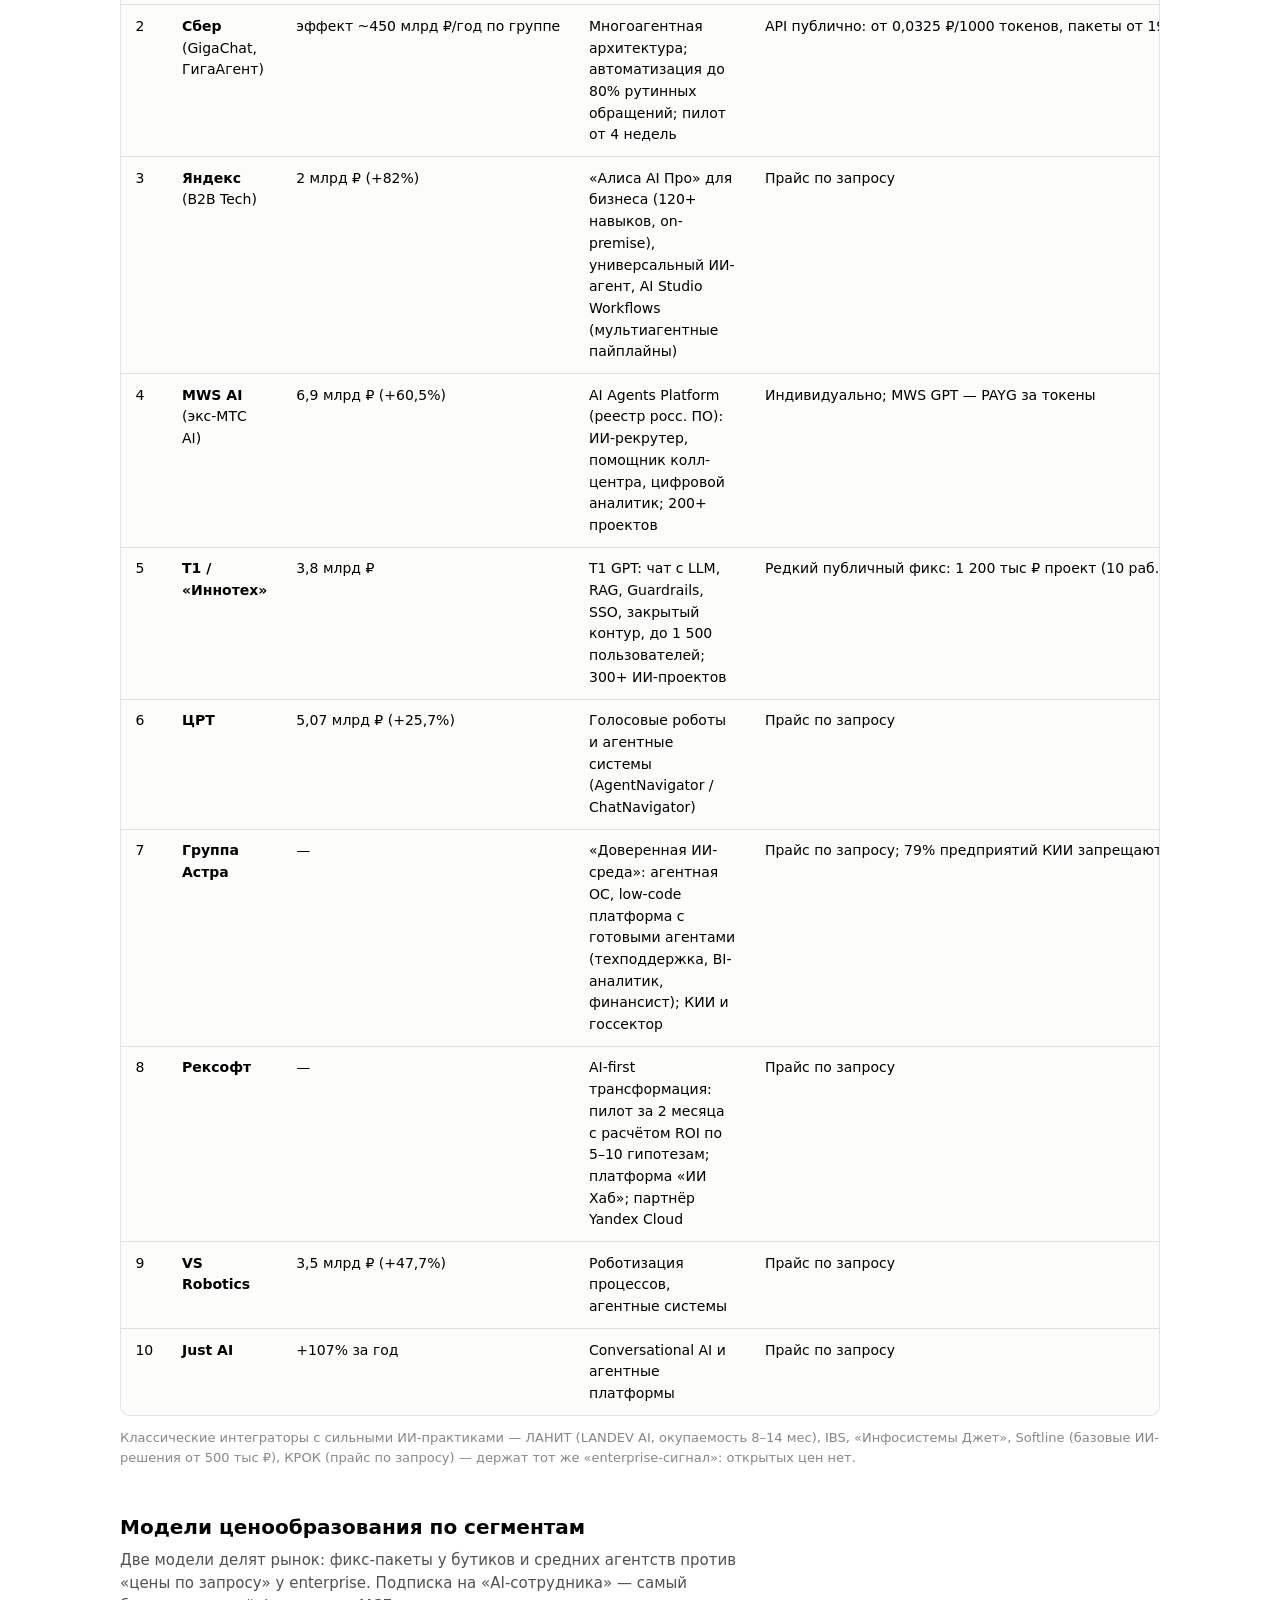
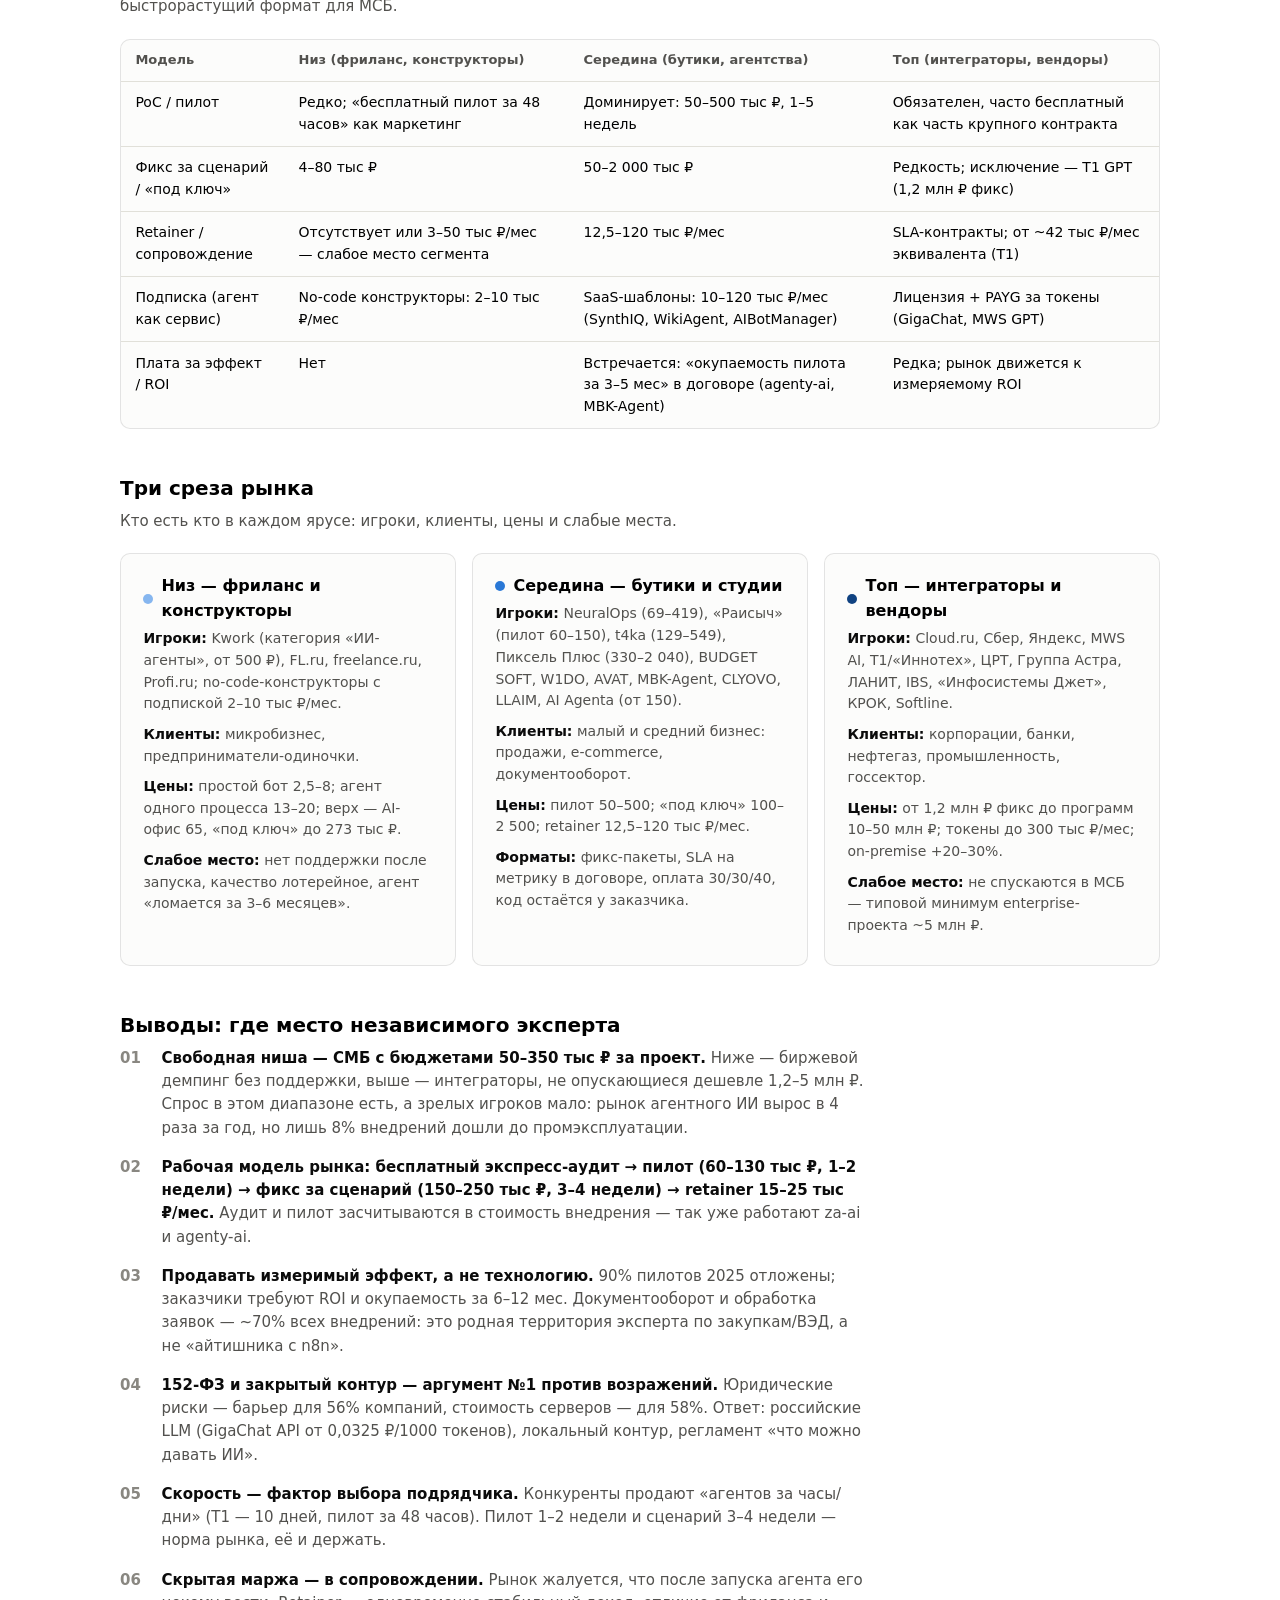
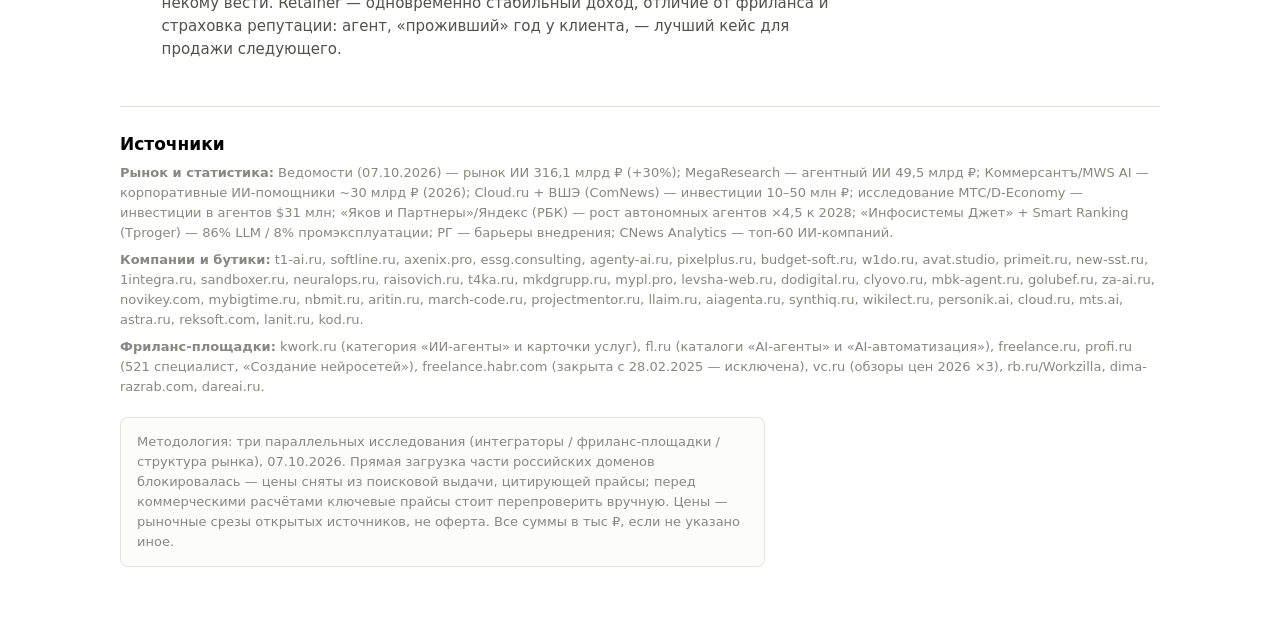
<file: Рынок ИИ-агентов РФ — 2026-10-07 — дашборд.html>
<!DOCTYPE html>
<html lang="ru">
<head>
<meta charset="UTF-8">
<meta name="viewport" content="width=device-width, initial-scale=1.0">
<meta name="description" content="Анализ рынка внедрения ИИ-агентов в бизнес-процессы в РФ: цены фрилансеров, бутиков, агентств и enterprise-интеграторов. Октябрь 2026.">
<title>Рынок внедрения ИИ-агентов в РФ — анализ цен — октябрь 2026</title>
<style>
  /* ===== Палитра: валидированный датавиз-дефолт (light/dark) ===== */
  .viz-root {
    color-scheme: light;
    --page:          #f9f9f7;
    --surface-1:     #fcfcfb;
    --text-primary:  #0b0b0b;
    --text-secondary:#52514e;
    --text-muted:    #898781;
    --grid:          #e1e0d9;
    --baseline:      #c3c2b7;
    --border:        rgba(11,11,11,0.10);
    --series-1:      #2a78d6;
    --good-text:     #006300;
    --ord-1: #86b6ef; --ord-2: #5598e7; --ord-3: #2a78d6; --ord-4: #1c5cab; --ord-5: #104281;
  }
  @media (prefers-color-scheme: dark) {
    :root:where(:not([data-theme="light"])) .viz-root {
      color-scheme: dark;
      --page:          #0d0d0d;
      --surface-1:     #1a1a19;
      --text-primary:  #ffffff;
      --text-secondary:#c3c2b7;
      --text-muted:    #898781;
      --grid:          #2c2c2a;
      --baseline:      #383835;
      --border:        rgba(255,255,255,0.10);
      --series-1:      #3987e5;
      --good-text:     #0ca30c;
      --ord-1: #9ec5f4; --ord-2: #6da7ec; --ord-3: #3987e5; --ord-4: #256abf; --ord-5: #184f95;
    }
  }
  :root[data-theme="dark"] .viz-root {
    color-scheme: dark;
    --page:          #0d0d0d;
    --surface-1:     #1a1a19;
    --text-primary:  #ffffff;
    --text-secondary:#c3c2b7;
    --text-muted:    #898781;
    --grid:          #2c2c2a;
    --baseline:      #383835;
    --border:        rgba(255,255,255,0.10);
    --series-1:      #3987e5;
    --good-text:     #0ca30c;
    --ord-1: #9ec5f4; --ord-2: #6da7ec; --ord-3: #3987e5; --ord-4: #256abf; --ord-5: #184f95;
  }

  *, *::before, *::after { box-sizing: border-box; margin: 0; padding: 0; }

  body {
    font-family: system-ui, -apple-system, "Segoe UI", sans-serif;
    background: var(--page);
    color: var(--text-primary);
    line-height: 1.55;
    font-size: 15px;
    -webkit-font-smoothing: antialiased;
  }

  .viz-root { max-width: 1080px; margin: 0 auto; padding: 2rem 1.25rem 4rem; }

  /* ===== Шапка ===== */
  header.page { margin-bottom: 2rem; }
  .kicker { color: var(--text-muted); font-size: 0.8125rem; text-transform: uppercase; letter-spacing: 0.06em; margin-bottom: 0.5rem; }
  h1 { font-size: clamp(1.5rem, 3.5vw, 2.25rem); font-weight: 600; letter-spacing: -0.01em; margin-bottom: 0.5rem; }
  .subtitle { color: var(--text-secondary); max-width: 62ch; margin-bottom: 1rem; }
  .meta-row { display: flex; flex-wrap: wrap; gap: 0.75rem; align-items: center; }
  .chip { font-size: 0.8125rem; color: var(--text-secondary); border: 1px solid var(--border); border-radius: 999px; padding: 0.25rem 0.75rem; background: var(--surface-1); }
  .theme-toggle { margin-left: auto; font: inherit; font-size: 0.8125rem; padding: 0.35rem 0.9rem; border: 1px solid var(--border); border-radius: 999px; background: var(--surface-1); color: var(--text-secondary); cursor: pointer; }
  .theme-toggle:hover { color: var(--text-primary); border-color: var(--baseline); }

  /* ===== KPI-плитки ===== */
  .kpis { display: grid; grid-template-columns: repeat(auto-fit, minmax(220px, 1fr)); gap: 1rem; margin-bottom: 2.25rem; }
  .tile { background: var(--surface-1); border: 1px solid var(--border); border-radius: 10px; padding: 1.1rem 1.25rem; }
  .tile-label { color: var(--text-secondary); font-size: 0.875rem; margin-bottom: 0.35rem; }
  .tile-value { font-size: 2rem; font-weight: 600; letter-spacing: -0.01em; }
  .tile-delta { margin-top: 0.3rem; font-size: 0.8125rem; color: var(--text-muted); }
  .tile-delta.good { color: var(--good-text); }

  /* ===== Секции ===== */
  section.block { margin-bottom: 2.75rem; }
  h2 { font-size: 1.25rem; font-weight: 600; margin-bottom: 0.35rem; }
  .block-sub { color: var(--text-secondary); font-size: 0.9375rem; max-width: 70ch; margin-bottom: 1.25rem; }
  .block-note { color: var(--text-muted); font-size: 0.8125rem; margin-top: 0.75rem; }

  /* ===== Графики ===== */
  figure { background: var(--surface-1); border: 1px solid var(--border); border-radius: 10px; padding: 1.5rem 1.5rem 1.25rem; }
  figure + figure { margin-top: 1rem; }
  .fig-title { font-size: 1.0625rem; font-weight: 600; margin-bottom: 0.25rem; }
  .fig-sub { color: var(--text-secondary); font-size: 0.875rem; margin-bottom: 1.25rem; }

  .chart { position: relative; }
  .row { display: grid; grid-template-columns: 200px 1fr; align-items: center; gap: 1rem; min-height: 30px; }
  .row-label { font-size: 0.875rem; color: var(--text-secondary); text-align: right; }
  .track { position: relative; height: 30px; }
  .gridlines { position: absolute; inset: 0; pointer-events: none; }
  .gridlines i { position: absolute; top: 0; bottom: 0; width: 1px; background: var(--grid); }
  .bar { position: absolute; top: 8px; height: 14px; border-radius: 4px; min-width: 6px; }
  .row:focus-visible { outline: 2px solid var(--series-1); outline-offset: -2px; border-radius: 4px; }
  .row:hover .bar, .row:focus-visible .bar { filter: brightness(1.1); }

  .end-label { position: absolute; top: 50%; transform: translateY(-50%); font-size: 0.75rem; color: var(--text-secondary); white-space: nowrap; }
  .end-label.left { right: calc(100% + 6px); }
  .end-label.right { left: calc(100% + 6px); }
  .end-label.anchored { right: auto; left: 0; transform: translateY(-50%); }
  /* подпись, не влезающая у края трека, переносится внутрь полосы */
  .bar .end-label { top: 50%; transform: translateY(-50%); font-weight: 600; }
  .bar .end-label.inside-r { left: auto; right: 6px; }
  .bar .end-label.inside-l { right: auto; left: 6px; }
  .bar .end-label.ink { color: var(--text-primary); }
  .bar .end-label.wht { color: #fff; }
  .axis-tick.start { transform: none; }
  .axis-tick.end { transform: translateX(-100%); }
  .bar-wrap { position: absolute; top: 0; height: 100%; }

  .axis { display: grid; grid-template-columns: 200px 1fr; gap: 1rem; margin-top: 0.35rem; }
  .axis-ticks { position: relative; height: 1.1rem; }
  .axis-tick { position: absolute; transform: translateX(-50%); font-size: 0.75rem; color: var(--text-muted); white-space: nowrap; }

  /* ===== Тултип ===== */
  #tooltip {
    position: fixed; z-index: 50; pointer-events: none;
    background: var(--surface-1); border: 1px solid var(--border); border-radius: 8px;
    box-shadow: 0 4px 16px rgba(0,0,0,0.12);
    padding: 0.6rem 0.8rem; font-size: 0.8125rem; max-width: 320px;
    opacity: 0; transition: opacity 0.12s ease;
  }
  #tooltip.visible { opacity: 1; }
  #tooltip .tt-title { color: var(--text-secondary); margin-bottom: 0.3rem; }
  #tooltip .tt-value { font-weight: 600; font-size: 0.9375rem; color: var(--text-primary); }
  #tooltip .tt-note { color: var(--text-muted); margin-top: 0.3rem; font-size: 0.75rem; }
  #tooltip .tt-key { display: inline-block; width: 10px; height: 3px; border-radius: 2px; vertical-align: middle; margin-right: 6px; }

  /* ===== Таблицы ===== */
  .table-wrap { background: var(--surface-1); border: 1px solid var(--border); border-radius: 10px; overflow-x: auto; }
  table { border-collapse: collapse; width: 100%; font-size: 0.875rem; }
  th, td { padding: 0.65rem 0.9rem; text-align: left; border-bottom: 1px solid var(--grid); vertical-align: top; }
  th { color: var(--text-secondary); font-weight: 600; font-size: 0.8125rem; white-space: nowrap; }
  tr:last-child td { border-bottom: none; }
  td.num { font-variant-numeric: tabular-nums; white-space: nowrap; }
  td .co { font-weight: 600; }
  td .hint { color: var(--text-muted); font-size: 0.75rem; display: block; margin-top: 0.15rem; }
  a { color: var(--series-1); text-decoration: none; }
  a:hover { text-decoration: underline; }

  /* ===== Карточки ярусов ===== */
  .tier-cards { display: grid; grid-template-columns: repeat(auto-fit, minmax(280px, 1fr)); gap: 1rem; }
  .tier-card { background: var(--surface-1); border: 1px solid var(--border); border-radius: 10px; padding: 1.25rem 1.4rem; }
  .tier-card h3 { font-size: 1rem; font-weight: 600; margin-bottom: 0.3rem; display: flex; align-items: center; gap: 0.5rem; }
  .tier-dot { width: 10px; height: 10px; border-radius: 50%; flex: none; }
  .tier-card p { color: var(--text-secondary); font-size: 0.875rem; margin-bottom: 0.55rem; }
  .tier-card p b { color: var(--text-primary); font-weight: 600; }

  /* ===== Выводы ===== */
  .takeaways { counter-reset: tk; }
  .takeaways li {
    list-style: none; position: relative; padding-left: 2.6rem; margin-bottom: 1rem;
    color: var(--text-secondary); max-width: 78ch;
  }
  .takeaways li::before {
    counter-increment: tk; content: counter(tk, decimal-leading-zero);
    position: absolute; left: 0; top: 0;
    font-weight: 600; color: var(--text-muted); font-variant-numeric: tabular-nums;
  }
  .takeaways li b { color: var(--text-primary); }

  /* ===== Источники ===== */
  .sources { border-top: 1px solid var(--grid); padding-top: 1.5rem; }
  .sources h2 { font-size: 1.0625rem; }
  .sources p { color: var(--text-muted); font-size: 0.8125rem; margin-bottom: 0.4rem; }
  .disclaimer { margin-top: 1.25rem; color: var(--text-muted); font-size: 0.8125rem; max-width: 78ch; border: 1px solid var(--border); border-radius: 8px; padding: 0.85rem 1rem; background: var(--surface-1); }

  @media (max-width: 640px) {
    .row, .axis { grid-template-columns: 110px 1fr; gap: 0.6rem; }
    .row-label { font-size: 0.75rem; }
  }
</style>
</head>
<body>
<div class="viz-root" id="root">

  <header class="page">
    <p class="kicker">Аналитический дашборд // Российская Федерация</p>
    <h1>Рынок внедрения ИИ-агентов в бизнес-процессы</h1>
    <p class="subtitle">Ценовые ярусы рынка: фриланс-биржи, бутиковые студии, средние агентства и enterprise-интеграторы. Кто игроки, сколько стоят этапы проекта и где свободная ниша для независимого эксперта.</p>
    <div class="meta-row">
      <span class="chip">Данные: 07.10.2026</span>
      <span class="chip">318 источников, 60+ игроков</span>
      <button class="theme-toggle" id="themeToggle" type="button">Тема: авто</button>
    </div>
  </header>

  <!-- KPI -->
  <section class="block" aria-label="Ключевые показатели рынка">
    <div class="kpis">
      <div class="tile">
        <div class="tile-label">Рынок агентного ИИ в РФ, 2025</div>
        <div class="tile-value">49,5 млрд ₽</div>
        <div class="tile-delta good">×4 за год (11,5 млрд в 2024)</div>
      </div>
      <div class="tile">
        <div class="tile-label">Компаний применяют или тестируют ИИ-агентов</div>
        <div class="tile-value">46%</div>
        <div class="tile-delta">~30% всего рынка ИИ</div>
      </div>
      <div class="tile">
        <div class="tile-label">Довели автономных агентов до промэксплуатации</div>
        <div class="tile-value">8%</div>
        <div class="tile-delta">~90% пилотов 2025 отложены или трансформированы</div>
      </div>
      <div class="tile">
        <div class="tile-label">Ожидаемая окупаемость внедрения</div>
        <div class="tile-value">6–12 мес</div>
        <div class="tile-delta">90% топ-менеджеров ждут ROI в год внедрения</div>
      </div>
    </div>
  </section>

  <!-- Chart A -->
  <section class="block" aria-label="Ценовые ярусы рынка">
    <h2>Сколько стоит разовое внедрение ИИ-агента</h2>
    <p class="block-sub">Диапазон цен за проект «агент под ключ» (1–3 бизнес-процесса) по ярусам рынка. Логарифмическая шкала — разброс цен от 2,5 тыс. до 50 млн ₽. Наведите на полосу, чтобы увидеть примеры игроков.</p>
    <figure>
      <div class="fig-title">Диапазон цен за проект по ярусам, тыс ₽</div>
      <div class="fig-sub">Цвет = ярус рынка: светлее — дешевле. Точные диапазоны и примеры — в таблице ниже.</div>
      <div class="chart" id="chartTiers" data-kind="range"></div>
    </figure>
    <p class="block-note">Enterprise-полоса обрезана шкалой сверху: программы внедрения для корпораций достигают 10–50 млн ₽ (исследование Cloud.ru/ВШЭ), а 3-летние совокупные затраты корпораций — сотен миллионов (Axenix).</p>
  </section>

  <!-- Chart B -->
  <section class="block" aria-label="Фриланс: конкретные услуги">
    <h2>Фриланс: за что сколько платят</h2>
    <p class="block-sub">Конкретные услуги с бирж Kwork, FL.ru и freelance.ru по состоянию на октябрь 2026 — от простого Telegram-бота до автоматизации «под ключ». Логарифмическая шкала.</p>
    <figure>
      <div class="fig-title">Цена услуги, тыс ₽</div>
      <div class="fig-sub">Одна серия — один тип услуги; источник указан в тултипе.</div>
      <div class="chart" id="chartFreelance" data-kind="point"></div>
    </figure>
    <p class="block-note">Средний чек всей ИИ-категории на биржах — около 2 000 ₽; боты дешевле 10 000 ₽, по отзывам, «ломаются на реальных клиентах». Почасовые ставки фрилансеров этого сегмента — 1 000–2 500 ₽/ч.</p>
  </section>

  <!-- Chart C -->
  <section class="block" aria-label="Сопровождение">
    <h2>Абонентское сопровождение (retainer)</h2>
    <p class="block-sub">Месячные платежи за поддержку агентов после запуска. Именно здесь рынок жалуется на пустоту: агент без сопровождения «ломается за 3–6 месяцев», но биржевой фриланс поддержку почти не предлагает.</p>
    <figure>
      <div class="fig-title">Диапазон retainer, тыс ₽ / мес</div>
      <div class="fig-sub">Логарифмическая шкала.</div>
      <div class="chart" id="chartRetainer" data-kind="range"></div>
    </figure>
  </section>

  <!-- Table: stages × segments -->
  <section class="block" aria-label="Этапы проекта и цены">
    <h2>Этапы проекта и цены по сегментам</h2>
    <p class="block-sub">Стандартная рыночная воронка: экспресс-разбор → аудит → пилот → внедрение → сопровождение. У части подрядчиков аудит и пилот засчитываются в стоимость внедрения.</p>
    <div class="table-wrap">
      <table>
        <thead>
          <tr><th>Этап</th><th>Фриланс</th><th>Бутиковые студии</th><th>Средние агентства</th><th>Enterprise-интеграторы</th></tr>
        </thead>
        <tbody>
          <tr>
            <td>Аудит процессов</td>
            <td class="num">0–60 (экспресс-разбор — бесплатно)</td>
            <td class="num">60–180</td>
            <td class="num">60–90 (редко 350–880)</td>
            <td class="num">250–880</td>
          </tr>
          <tr>
            <td>Пилот / PoC / MVP</td>
            <td class="num">10–65</td>
            <td class="num">50–175</td>
            <td class="num">150–500</td>
            <td class="num">350–900; консалтинг — 2 000–7 000</td>
          </tr>
          <tr>
            <td>Агент «под ключ» (1–3 процесса)</td>
            <td class="num">13–100 (верх фриланса — до 700)</td>
            <td class="num">100–350</td>
            <td class="num">450–1 500</td>
            <td class="num">1 200–2 500</td>
          </tr>
          <tr>
            <td>Мультиагентная / корпоративная система</td>
            <td class="num">40–700</td>
            <td class="num">350–990</td>
            <td class="num">1 500–3 000</td>
            <td class="num">3 000–15 000; программы — 10 000–50 000</td>
          </tr>
          <tr>
            <td>Сопровождение, в мес</td>
            <td class="num">3–50 (часто отсутствует)</td>
            <td class="num">12,5–50</td>
            <td class="num">30–120</td>
            <td class="num">от ~42 (T1: 500/год); SLA-контракты</td>
          </tr>
        </tbody>
      </table>
    </div>
    <p class="block-note">Все суммы — тыс ₽, если не указано иное. Первый год владения агентом дороже разработки на 30–50%: поддержка, токены LLM (3–25 тыс ₽/мес у МСБ, до 300 тыс ₽/мес в enterprise) и 2–3 итерации доработок.</p>
  </section>

  <!-- Table: top-10 -->
  <section class="block" aria-label="Топ-10 игроков">
    <h2>Топ-10 игроков enterprise-сегмента</h2>
    <p class="block-sub">По выручке от ИИ-решений за 2025 год (CNews Analytics, июнь 2026): топ-15 компаний — 75,6 млрд ₽, +93% за год. Открытые цены в этом сегменте — редкость: «прайс по запросу» — сам по себе рыночный сигнал.</p>
    <div class="table-wrap">
      <table>
        <thead>
          <tr><th>#</th><th>Компания</th><th>ИИ-выручка / эффект</th><th>Фокус и продукция</th><th>Ценовой сигнал</th></tr>
        </thead>
        <tbody>
          <tr><td class="num">1</td><td><span class="co">Cloud.ru</span></td><td class="num">41 млрд ₽ (+73%)</td><td>«Корпоративные AI-агенты за часы»: шаблоны без кода + кастом через ADK, MCP-коннекторы к CRM/ERP, LLM в контуре заказчика (152-ФЗ)</td><td>Прайс по запросу; инвестиции клиентов в агентов — 10–50 млн ₽</td></tr>
          <tr><td class="num">2</td><td><span class="co">Сбер</span> (GigaChat, ГигаАгент)</td><td class="num">эффект ~450 млрд ₽/год по группе</td><td>Многоагентная архитектура; автоматизация до 80% рутинных обращений; пилот от 4 недель</td><td>API публично: от 0,0325 ₽/1000 токенов, пакеты от 19 500 ₽; Enterprise — по договору</td></tr>
          <tr><td class="num">3</td><td><span class="co">Яндекс</span> (B2B Tech)</td><td class="num">2 млрд ₽ (+82%)</td><td>«Алиса AI Про» для бизнеса (120+ навыков, on-premise), универсальный ИИ-агент, AI Studio Workflows (мультиагентные пайплайны)</td><td>Прайс по запросу</td></tr>
          <tr><td class="num">4</td><td><span class="co">MWS AI</span> (экс-МТС AI)</td><td class="num">6,9 млрд ₽ (+60,5%)</td><td>AI Agents Platform (реестр росс. ПО): ИИ-рекрутер, помощник колл-центра, цифровой аналитик; 200+ проектов</td><td>Индивидуально; MWS GPT — PAYG за токены</td></tr>
          <tr><td class="num">5</td><td><span class="co">Т1 / «Иннотех»</span></td><td class="num">3,8 млрд ₽</td><td>T1 GPT: чат с LLM, RAG, Guardrails, SSO, закрытый контур, до 1 500 пользователей; 300+ ИИ-проектов</td><td class="num">Редкий публичный фикс: 1 200 тыс ₽ проект (10 раб. дней) + 1 200 тыс ₽/год лицензия + от 500 тыс ₽/год поддержка</td></tr>
          <tr><td class="num">6</td><td><span class="co">ЦРТ</span></td><td class="num">5,07 млрд ₽ (+25,7%)</td><td>Голосовые роботы и агентные системы (AgentNavigator / ChatNavigator)</td><td>Прайс по запросу</td></tr>
          <tr><td class="num">7</td><td><span class="co">Группа Астра</span></td><td class="num">—</td><td>«Доверенная ИИ-среда»: агентная ОС, low-code платформа с готовыми агентами (техподдержка, BI-аналитик, финансист); КИИ и госсектор</td><td>Прайс по запросу; 79% предприятий КИИ запрещают публичные генеративные сервисы</td></tr>
          <tr><td class="num">8</td><td><span class="co">Рексофт</span></td><td class="num">—</td><td>AI-first трансформация: пилот за 2 месяца с расчётом ROI по 5–10 гипотезам; платформа «ИИ Хаб»; партнёр Yandex Cloud</td><td>Прайс по запросу</td></tr>
          <tr><td class="num">9</td><td><span class="co">VS Robotics</span></td><td class="num">3,5 млрд ₽ (+47,7%)</td><td>Роботизация процессов, агентные системы</td><td>Прайс по запросу</td></tr>
          <tr><td class="num">10</td><td><span class="co">Just AI</span></td><td class="num">+107% за год</td><td>Conversational AI и агентные платформы</td><td>Прайс по запросу</td></tr>
        </tbody>
      </table>
    </div>
    <p class="block-note">Классические интеграторы с сильными ИИ-практиками — ЛАНИТ (LANDEV AI, окупаемость 8–14 мес), IBS, «Инфосистемы Джет», Softline (базовые ИИ-решения от 500 тыс ₽), КРОК (прайс по запросу) — держат тот же «enterprise-сигнал»: открытых цен нет.</p>
  </section>

  <!-- Table: pricing models -->
  <section class="block" aria-label="Модели ценообразования">
    <h2>Модели ценообразования по сегментам</h2>
    <p class="block-sub">Две модели делят рынок: фикс-пакеты у бутиков и средних агентств против «цены по запросу» у enterprise. Подписка на «AI-сотрудника» — самый быстрорастущий формат для МСБ.</p>
    <div class="table-wrap">
      <table>
        <thead>
          <tr><th>Модель</th><th>Низ (фриланс, конструкторы)</th><th>Середина (бутики, агентства)</th><th>Топ (интеграторы, вендоры)</th></tr>
        </thead>
        <tbody>
          <tr>
            <td>PoC / пилот</td>
            <td>Редко; «бесплатный пилот за 48 часов» как маркетинг</td>
            <td>Доминирует: 50–500 тыс ₽, 1–5 недель</td>
            <td>Обязателен, часто бесплатный как часть крупного контракта</td>
          </tr>
          <tr>
            <td>Фикс за сценарий / «под ключ»</td>
            <td>4–80 тыс ₽</td>
            <td>50–2 000 тыс ₽</td>
            <td>Редкость; исключение — T1 GPT (1,2 млн ₽ фикс)</td>
          </tr>
          <tr>
            <td>Retainer / сопровождение</td>
            <td>Отсутствует или 3–50 тыс ₽/мес — слабое место сегмента</td>
            <td>12,5–120 тыс ₽/мес</td>
            <td>SLA-контракты; от ~42 тыс ₽/мес эквивалента (T1)</td>
          </tr>
          <tr>
            <td>Подписка (агент как сервис)</td>
            <td>No-code конструкторы: 2–10 тыс ₽/мес</td>
            <td>SaaS-шаблоны: 10–120 тыс ₽/мес (SynthIQ, WikiAgent, AIBotManager)</td>
            <td>Лицензия + PAYG за токены (GigaChat, MWS GPT)</td>
          </tr>
          <tr>
            <td>Плата за эффект / ROI</td>
            <td>Нет</td>
            <td>Встречается: «окупаемость пилота за 3–5 мес» в договоре (agenty-ai, MBK-Agent)</td>
            <td>Редка; рынок движется к измеряемому ROI</td>
          </tr>
        </tbody>
      </table>
    </div>
  </section>

  <!-- Tier cards -->
  <section class="block" aria-label="Срезы рынка">
    <h2>Три среза рынка</h2>
    <p class="block-sub">Кто есть кто в каждом ярусе: игроки, клиенты, цены и слабые места.</p>
    <div class="tier-cards">
      <div class="tier-card">
        <h3><span class="tier-dot" style="background:var(--ord-1)"></span>Низ — фриланс и конструкторы</h3>
        <p><b>Игроки:</b> Kwork (категория «ИИ-агенты», от 500 ₽), FL.ru, freelance.ru, Profi.ru; no-code-конструкторы с подпиской 2–10 тыс ₽/мес.</p>
        <p><b>Клиенты:</b> микробизнес, предприниматели-одиночки.</p>
        <p><b>Цены:</b> простой бот 2,5–8; агент одного процесса 13–20; верх — AI-офис 65, «под ключ» до 273 тыс ₽.</p>
        <p><b>Слабое место:</b> нет поддержки после запуска, качество лотерейное, агент «ломается за 3–6 месяцев».</p>
      </div>
      <div class="tier-card">
        <h3><span class="tier-dot" style="background:var(--ord-3)"></span>Середина — бутики и студии</h3>
        <p><b>Игроки:</b> NeuralOps (69–419), «Раисыч» (пилот 60–150), t4ka (129–549), Пиксель Плюс (330–2 040), BUDGET SOFT, W1DO, AVAT, MBK-Agent, CLYOVO, LLAIM, AI Agenta (от 150).</p>
        <p><b>Клиенты:</b> малый и средний бизнес: продажи, e-commerce, документооборот.</p>
        <p><b>Цены:</b> пилот 50–500; «под ключ» 100–2 500; retainer 12,5–120 тыс ₽/мес.</p>
        <p><b>Форматы:</b> фикс-пакеты, SLA на метрику в договоре, оплата 30/30/40, код остаётся у заказчика.</p>
      </div>
      <div class="tier-card">
        <h3><span class="tier-dot" style="background:var(--ord-5)"></span>Топ — интеграторы и вендоры</h3>
        <p><b>Игроки:</b> Cloud.ru, Сбер, Яндекс, MWS AI, Т1/«Иннотех», ЦРТ, Группа Астра, ЛАНИТ, IBS, «Инфосистемы Джет», КРОК, Softline.</p>
        <p><b>Клиенты:</b> корпорации, банки, нефтегаз, промышленность, госсектор.</p>
        <p><b>Цены:</b> от 1,2 млн ₽ фикс до программ 10–50 млн ₽; токены до 300 тыс ₽/мес; on-premise +20–30%.</p>
        <p><b>Слабое место:</b> не спускаются в МСБ — типовой минимум enterprise-проекта ~5 млн ₽.</p>
      </div>
    </div>
  </section>

  <!-- Takeaways -->
  <section class="block" aria-label="Выводы">
    <h2>Выводы: где место независимого эксперта</h2>
    <ol class="takeaways">
      <li><b>Свободная ниша — СМБ с бюджетами 50–350 тыс ₽ за проект.</b> Ниже — биржевой демпинг без поддержки, выше — интеграторы, не опускающиеся дешевле 1,2–5 млн ₽. Спрос в этом диапазоне есть, а зрелых игроков мало: рынок агентного ИИ вырос в 4 раза за год, но лишь 8% внедрений дошли до промэксплуатации.</li>
      <li><b>Рабочая модель рынка: бесплатный экспресс-аудит → пилот (60–130 тыс ₽, 1–2 недели) → фикс за сценарий (150–250 тыс ₽, 3–4 недели) → retainer 15–25 тыс ₽/мес.</b> Аудит и пилот засчитываются в стоимость внедрения — так уже работают za-ai и agenty-ai.</li>
      <li><b>Продавать измеримый эффект, а не технологию.</b> 90% пилотов 2025 отложены; заказчики требуют ROI и окупаемость за 6–12 мес. Документооборот и обработка заявок — ~70% всех внедрений: это родная территория эксперта по закупкам/ВЭД, а не «айтишника с n8n».</li>
      <li><b>152-ФЗ и закрытый контур — аргумент №1 против возражений.</b> Юридические риски — барьер для 56% компаний, стоимость серверов — для 58%. Ответ: российские LLM (GigaChat API от 0,0325 ₽/1000 токенов), локальный контур, регламент «что можно давать ИИ».</li>
      <li><b>Скорость — фактор выбора подрядчика.</b> Конкуренты продают «агентов за часы/дни» (T1 — 10 дней, пилот за 48 часов). Пилот 1–2 недели и сценарий 3–4 недели — норма рынка, её и держать.</li>
      <li><b>Скрытая маржа — в сопровождении.</b> Рынок жалуется, что после запуска агента его некому вести. Retainer — одновременно стабильный доход, отличие от фриланса и страховка репутации: агент, «проживший» год у клиента, — лучший кейс для продажи следующего.</li>
    </ol>
  </section>

  <!-- Sources -->
  <footer class="sources">
    <h2>Источники</h2>
    <p><b>Рынок и статистика:</b> Ведомости (07.10.2026) — рынок ИИ 316,1 млрд ₽ (+30%); MegaResearch — агентный ИИ 49,5 млрд ₽; Коммерсантъ/MWS AI — корпоративные ИИ-помощники ~30 млрд ₽ (2026); Cloud.ru + ВШЭ (ComNews) — инвестиции 10–50 млн ₽; исследование МТС/D-Economy — инвестиции в агентов $31 млн; «Яков и Партнеры»/Яндекс (РБК) — рост автономных агентов ×4,5 к 2028; «Инфосистемы Джет» + Smart Ranking (Tproger) — 86% LLM / 8% промэксплуатации; РГ — барьеры внедрения; CNews Analytics — топ-60 ИИ-компаний.</p>
    <p><b>Компании и бутики:</b> t1-ai.ru, softline.ru, axenix.pro, essg.consulting, agenty-ai.ru, pixelplus.ru, budget-soft.ru, w1do.ru, avat.studio, primeit.ru, new-sst.ru, 1integra.ru, sandboxer.ru, neuralops.ru, raisovich.ru, t4ka.ru, mkdgrupp.ru, mypl.pro, levsha-web.ru, dodigital.ru, clyovo.ru, mbk-agent.ru, golubef.ru, za-ai.ru, novikey.com, mybigtime.ru, nbmit.ru, aritin.ru, march-code.ru, projectmentor.ru, llaim.ru, aiagenta.ru, synthiq.ru, wikilect.ru, personik.ai, cloud.ru, mts.ai, astra.ru, reksoft.com, lanit.ru, kod.ru.</p>
    <p><b>Фриланс-площадки:</b> kwork.ru (категория «ИИ-агенты» и карточки услуг), fl.ru (каталоги «AI-агенты» и «AI-автоматизация»), freelance.ru, profi.ru (521 специалист, «Создание нейросетей»), freelance.habr.com (закрыта с 28.02.2025 — исключена), vc.ru (обзоры цен 2026 ×3), rb.ru/Workzilla, dima-razrab.com, dareai.ru.</p>
    <div class="disclaimer">
      Методология: три параллельных исследования (интеграторы / фриланс-площадки / структура рынка), 07.10.2026. Прямая загрузка части российских доменов блокировалась — цены сняты из поисковой выдачи, цитирующей прайсы; перед коммерческими расчётами ключевые прайсы стоит перепроверить вручную. Цены — рыночные срезы открытых источников, не оферта. Все суммы в тыс ₽, если не указано иное.
    </div>
  </footer>
</div>

<div id="tooltip" role="status" aria-live="polite"></div>

<script>
(function () {
  'use strict';

  /* ===== Тема ===== */
  var toggle = document.getElementById('themeToggle');
  var root = document.documentElement;
  var state = 'auto';
  toggle.addEventListener('click', function () {
    state = state === 'auto' ? 'dark' : (state === 'dark' ? 'light' : 'auto');
    if (state === 'auto') { delete root.dataset.theme; }
    else { root.dataset.theme = state; }
    toggle.textContent = 'Тема: ' + state;
  });

  /* ===== Данные ===== */
  var fmtTh = function (v) {
    if (v >= 1000) {
      var m = v / 1000;
      return (Math.round(m * 10) / 10).toLocaleString('ru-RU') + ' млн ₽';
    }
    return v.toLocaleString('ru-RU', { maximumFractionDigits: 1 }) + ' тыс ₽';
  };

  // Ярусы: разовое внедрение (тыс ₽)
  var tiers = [
    { label: 'Фриланс-низ (биржи)', min: 2.5, max: 65, ord: 1,
      note: 'Простой TG-бот 2,5–4; ИИ-менеджер с CRM 15–16; RAG-бот 5–8; AI-офис 65 (Kwork, FL.ru)' },
    { label: 'Фриланс-верх (соло-эксперты)', min: 100, max: 700, ord: 2,
      note: 'Автоматизация до 12 шагов — 169; AI-отзывы WB/Ozon — 273; мультиагентные системы 200–700 (FL.ru, vc.ru)' },
    { label: 'Бутиковые студии', min: 50, max: 550, ord: 3,
      note: 'NeuralOps 69–419; Раисыч от 150; CLYOVO 150–500; t4ka 129–549; MKDGRUPP от 100; ЛЕВША 60–300' },
    { label: 'Средние агентства', min: 330, max: 2500, ord: 4,
      note: 'Пиксель Плюс 330–2 040; BUDGET SOFT от 600; W1DO от 450; Prime IT 700–900; agenty-ai 1 200–2 500' },
    { label: 'Enterprise-интеграторы', min: 1200, max: 50000, ord: 5,
      note: 'T1 GPT от 1 200 (фикс); 1ИНТЕГРА от 5 000; программы 10–50 млн ₽ (Cloud.ru/ВШЭ); ESSG от 15 000' }
  ];

  // Фриланс-услуги (тыс ₽, точечные)
  var freelance = [
    { label: 'Простой TG-бот на GPT API', value: 3.5, note: 'Kwork, карточка услуги' },
    { label: 'RAG-бот по базе знаний', value: 5, note: 'Kwork, без интеграций' },
    { label: 'ИИ-менеджер с CRM под ключ', value: 15.5, note: 'Kwork, несколько карточек 15–16' },
    { label: 'Агент одного бизнес-процесса', value: 16, note: 'FL.ru, 13–19,5 тыс ₽' },
    { label: 'Мультиагентная система (LangGraph)', value: 40, note: 'FL.ru, автономные агенты' },
    { label: 'AI-офис под ключ с агентами', value: 65, note: 'Kwork, верх площадки' },
    { label: 'Автоматизация «под ключ», до 12 шагов', value: 169, note: 'FL.ru, 5 интеграций' },
    { label: 'AI-ответы на отзывы WB/Ozon', value: 273, note: 'FL.ru, сервис для маркетплейсов' }
  ];

  // Retainer (тыс ₽/мес, диапазоны)
  var retainer = [
    { label: 'Фриланс', min: 3.1, max: 50, ord: 1,
      note: 'Обслуживание AI-бота 3,1 (FL.ru); сопровождение до 50 (freelance.ru); часто отсутствует' },
    { label: 'Бутиковые студии', min: 12.5, max: 50, ord: 2,
      note: 'Golubeff от 12,5; BIGTIME от 20; Раисыч от 25; MBK-Agent от 30' },
    { label: 'Средние агентства', min: 30, max: 120, ord: 3,
      note: 'MBK-Agent 30–120; НейроБизнес «Команда» от 120; agenty-ai от 80' },
    { label: 'Enterprise', min: 42, max: 250, ord: 4,
      note: 'T1: 500 тыс ₽/год ≈ 42/мес; выделенная команда W1DO — от 250/мес' }
  ];

  /* ===== Тултип ===== */
  var tt = document.getElementById('tooltip');
  function showTT(x, y, title, value, note, colorVar) {
    tt.textContent = '';
    var t = document.createElement('div'); t.className = 'tt-title';
    var key = document.createElement('span'); key.className = 'tt-key';
    key.style.background = colorVar;
    t.appendChild(key); t.appendChild(document.createTextNode(title));
    var v = document.createElement('div'); v.className = 'tt-value'; v.textContent = value;
    tt.appendChild(t); tt.appendChild(v);
    if (note) {
      var n = document.createElement('div'); n.className = 'tt-note'; n.textContent = note;
      tt.appendChild(n);
    }
    tt.classList.add('visible');
    var pad = 14, w = tt.offsetWidth, h = tt.offsetHeight;
    var left = Math.min(x + pad, window.innerWidth - w - pad);
    var top = y - h - pad; if (top < pad) { top = y + pad; }
    tt.style.left = left + 'px'; tt.style.top = top + 'px';
  }
  function hideTT() { tt.classList.remove('visible'); }

  function posOf(v, dmin, dmax) {
    return (Math.log10(v) - Math.log10(dmin)) / (Math.log10(dmax) - Math.log10(dmin)) * 100;
  }

  function fmtTick(v) {
    if (v >= 1000) { return (v / 1000) + ' млн'; }
    return v + ' тыс';
  }

  function attachRowEvents(rowEl, title, valueText, note, colorVar, barEl) {
    function ev(e) {
      var x = (e.clientX !== undefined) ? e.clientX : (barEl.getBoundingClientRect().left + barEl.getBoundingClientRect().width / 2);
      var y = (e.clientY !== undefined) ? e.clientY : barEl.getBoundingClientRect().top;
      showTT(x, y, title, valueText, note, colorVar);
    }
    rowEl.addEventListener('pointermove', ev);
    rowEl.addEventListener('pointerleave', hideTT);
    rowEl.addEventListener('blur', hideTT);
    rowEl.addEventListener('focus', function () { ev({}); });
  }

  var ORD = ['var(--ord-1)', 'var(--ord-2)', 'var(--ord-3)', 'var(--ord-4)', 'var(--ord-5)'];

  function renderRange(containerId, rows, dmin, dmax, ticks, unit) {
    var container = document.getElementById(containerId);
    var grid = document.createElement('div'); grid.className = 'gridlines';
    container.appendChild(grid);

    rows.forEach(function (r) {
      var rowEl = document.createElement('div');
      rowEl.className = 'row'; rowEl.tabIndex = 0;
      var lab = document.createElement('div'); lab.className = 'row-label'; lab.textContent = r.label;
      var track = document.createElement('div'); track.className = 'track';

      var left = posOf(r.min, dmin, dmax);
      var right = posOf(r.max, dmin, dmax);

      var bar = document.createElement('div'); bar.className = 'bar';
      bar.style.left = left + '%';
      bar.style.width = Math.max(right - left, 1.2) + '%';
      bar.style.background = ORD[r.ord - 1];
      bar.dataset.ink = r.ord <= 2 ? '1' : '0'; // светлые ступени — тёмный текст внутри

      var wrap = document.createElement('div'); wrap.className = 'bar-wrap';
      wrap.style.left = left + '%'; wrap.style.width = (right - left) + '%';
      var lmin = document.createElement('span'); lmin.className = 'end-label left'; lmin.textContent = fmtTh(r.min);
      var lmax = document.createElement('span'); lmax.className = 'end-label right'; lmax.textContent = fmtTh(r.max);
      wrap.appendChild(lmin); wrap.appendChild(lmax);

      track.appendChild(bar); track.appendChild(wrap);
      rowEl.appendChild(lab); rowEl.appendChild(track);
      container.appendChild(rowEl);
      attachRowEvents(rowEl, r.label, fmtTh(r.min) + ' — ' + fmtTh(r.max) + (unit || ''), r.note, ORD[r.ord - 1], bar);
    });

    // ось + вертикальные линии сетки
    var axis = document.createElement('div'); axis.className = 'axis';
    var pad = document.createElement('div');
    var ticksEl = document.createElement('div'); ticksEl.className = 'axis-ticks';
    axis.appendChild(pad); axis.appendChild(ticksEl);
    container.appendChild(axis);
    ticks.forEach(function (t) {
      var pos = posOf(t, dmin, dmax);
      var i = document.createElement('i');
      i.style.left = pos + '%';
      grid.appendChild(i);
      var s = document.createElement('span');
      s.className = 'axis-tick';
      if (pos < 3) s.classList.add('start');
      if (pos > 97) s.classList.add('end');
      s.style.left = pos + '%';
      s.textContent = fmtTick(t);
      ticksEl.appendChild(s);
    });
    fitLabels(container);
  }

  function renderPoint(containerId, rows, dmin, dmax, ticks) {
    var container = document.getElementById(containerId);
    var grid = document.createElement('div'); grid.className = 'gridlines';
    ticks.forEach(function (t) {
      var i = document.createElement('i');
      i.style.left = posOf(t, dmin, dmax) + '%';
      grid.appendChild(i);
    });
    container.appendChild(grid);

    rows.forEach(function (r) {
      var rowEl = document.createElement('div');
      rowEl.className = 'row'; rowEl.tabIndex = 0;
      var lab = document.createElement('div'); lab.className = 'row-label'; lab.textContent = r.label;
      var track = document.createElement('div'); track.className = 'track';

      var right = posOf(r.value, dmin, dmax);
      var bar = document.createElement('div'); bar.className = 'bar';
      bar.style.left = '0';
      bar.style.width = right + '%';
      bar.style.borderRadius = '4px 0 0 4px'; // квадрат у базовой линии слева
      bar.style.background = 'var(--series-1)';
      bar.dataset.ink = '0';

      var wrap = document.createElement('div'); wrap.className = 'bar-wrap';
      wrap.style.left = '0'; wrap.style.width = right + '%';
      var lv = document.createElement('span'); lv.className = 'end-label right'; lv.textContent = fmtTh(r.value);
      wrap.appendChild(lv);

      track.appendChild(bar); track.appendChild(wrap);
      rowEl.appendChild(lab); rowEl.appendChild(track);
      container.appendChild(rowEl);
      attachRowEvents(rowEl, r.label, fmtTh(r.value), r.note, 'var(--series-1)', bar);
    });

    var axis = document.createElement('div'); axis.className = 'axis';
    var pad = document.createElement('div');
    var ticksEl = document.createElement('div'); ticksEl.className = 'axis-ticks';
    axis.appendChild(pad); axis.appendChild(ticksEl);
    container.appendChild(axis);
    ticks.forEach(function (t) {
      var pos = posOf(t, dmin, dmax);
      var s = document.createElement('span');
      s.className = 'axis-tick';
      if (pos < 3) s.classList.add('start');
      if (pos > 97) s.classList.add('end');
      s.style.left = pos + '%';
      s.textContent = fmtTick(t);
      ticksEl.appendChild(s);
    });
    fitLabels(container);
  }

  // подпись, не влезающая у края трека, переносится внутрь полосы
  // (текст — белый на тёмных ступенях, чернильный на светлых)
  function fitLabels(container) {
    container.querySelectorAll('.track').forEach(function (track) {
      var tr = track.getBoundingClientRect();
      var bar = track.querySelector('.bar');
      var wrap = track.querySelector('.bar-wrap');
      if (!bar || !wrap) return;
      var ink = bar.dataset.ink === '1' ? 'ink' : 'wht';
      var bw = bar.getBoundingClientRect().width;
      var lmax = wrap.querySelector('.end-label.right');
      if (lmax && lmax.getBoundingClientRect().right > tr.right - 2) {
        if (lmax.getBoundingClientRect().width + 12 <= bw) {
          lmax.className = 'end-label inside-r ' + ink;
          bar.appendChild(lmax);
        } else {
          lmax.style.display = 'none'; // значение — в тултипе и таблице ниже
        }
      }
      var lmin = wrap.querySelector('.end-label.left');
      if (lmin && lmin.getBoundingClientRect().left < tr.left + 2) {
        if (lmin.getBoundingClientRect().width + 12 <= bw) {
          lmin.className = 'end-label inside-l ' + ink;
          bar.insertBefore(lmin, bar.firstChild);
        } else {
          lmin.style.display = 'none';
        }
      }
    });
  }

  function renderAll() {
    ['chartTiers', 'chartRetainer', 'chartFreelance'].forEach(function (id) {
      document.getElementById(id).textContent = '';
    });
    renderRange('chartTiers', tiers, 1, 60000, [1, 10, 100, 1000, 10000], ' за проект');
    renderRange('chartRetainer', retainer, 1, 400, [1, 10, 100], ' в мес');
    renderPoint('chartFreelance', freelance, 1, 400, [1, 10, 100]);
  }

  renderAll();
  var rzTimer;
  window.addEventListener('resize', function () {
    clearTimeout(rzTimer);
    rzTimer = setTimeout(renderAll, 150);
  });
})();
</script>
</body>
</html>
</file>
<file: fonts/fonts.css>
/* cyrillic-ext */
@font-face {
  font-family: 'IBM Plex Mono';
  font-style: normal;
  font-weight: 400;
  font-display: swap;
  src: url('IBMPlexMono-400-cyrillic-ext.woff2') format('woff2');
  unicode-range: U+0460-052F, U+1C80-1C8A, U+20B4, U+2DE0-2DFF, U+A640-A69F, U+FE2E-FE2F;
}

/* cyrillic */
@font-face {
  font-family: 'IBM Plex Mono';
  font-style: normal;
  font-weight: 400;
  font-display: swap;
  src: url('IBMPlexMono-400-cyrillic.woff2') format('woff2');
  unicode-range: U+0301, U+0400-045F, U+0490-0491, U+04B0-04B1, U+2116;
}

/* vietnamese */
@font-face {
  font-family: 'IBM Plex Mono';
  font-style: normal;
  font-weight: 400;
  font-display: swap;
  src: url('IBMPlexMono-400-vietnamese.woff2') format('woff2');
  unicode-range: U+0102-0103, U+0110-0111, U+0128-0129, U+0168-0169, U+01A0-01A1, U+01AF-01B0, U+0300-0301, U+0303-0304, U+0308-0309, U+0323, U+0329, U+1EA0-1EF9, U+20AB;
}

/* latin-ext */
@font-face {
  font-family: 'IBM Plex Mono';
  font-style: normal;
  font-weight: 400;
  font-display: swap;
  src: url('IBMPlexMono-400-latin-ext.woff2') format('woff2');
  unicode-range: U+0100-02BA, U+02BD-02C5, U+02C7-02CC, U+02CE-02D7, U+02DD-02FF, U+0304, U+0308, U+0329, U+1D00-1DBF, U+1E00-1E9F, U+1EF2-1EFF, U+2020, U+20A0-20AB, U+20AD-20C4, U+2113, U+2C60-2C7F, U+A720-A7FF;
}

/* latin */
@font-face {
  font-family: 'IBM Plex Mono';
  font-style: normal;
  font-weight: 400;
  font-display: swap;
  src: url('IBMPlexMono-400-latin.woff2') format('woff2');
  unicode-range: U+0000-00FF, U+0131, U+0152-0153, U+02BB-02BC, U+02C6, U+02DA, U+02DC, U+0304, U+0308, U+0329, U+2000-206F, U+20AC, U+2122, U+2191, U+2193, U+2212, U+2215, U+FEFF, U+FFFD;
}

/* cyrillic-ext */
@font-face {
  font-family: 'IBM Plex Mono';
  font-style: normal;
  font-weight: 500;
  font-display: swap;
  src: url('IBMPlexMono-500-cyrillic-ext.woff2') format('woff2');
  unicode-range: U+0460-052F, U+1C80-1C8A, U+20B4, U+2DE0-2DFF, U+A640-A69F, U+FE2E-FE2F;
}

/* cyrillic */
@font-face {
  font-family: 'IBM Plex Mono';
  font-style: normal;
  font-weight: 500;
  font-display: swap;
  src: url('IBMPlexMono-500-cyrillic.woff2') format('woff2');
  unicode-range: U+0301, U+0400-045F, U+0490-0491, U+04B0-04B1, U+2116;
}

/* vietnamese */
@font-face {
  font-family: 'IBM Plex Mono';
  font-style: normal;
  font-weight: 500;
  font-display: swap;
  src: url('IBMPlexMono-500-vietnamese.woff2') format('woff2');
  unicode-range: U+0102-0103, U+0110-0111, U+0128-0129, U+0168-0169, U+01A0-01A1, U+01AF-01B0, U+0300-0301, U+0303-0304, U+0308-0309, U+0323, U+0329, U+1EA0-1EF9, U+20AB;
}

/* latin-ext */
@font-face {
  font-family: 'IBM Plex Mono';
  font-style: normal;
  font-weight: 500;
  font-display: swap;
  src: url('IBMPlexMono-500-latin-ext.woff2') format('woff2');
  unicode-range: U+0100-02BA, U+02BD-02C5, U+02C7-02CC, U+02CE-02D7, U+02DD-02FF, U+0304, U+0308, U+0329, U+1D00-1DBF, U+1E00-1E9F, U+1EF2-1EFF, U+2020, U+20A0-20AB, U+20AD-20C4, U+2113, U+2C60-2C7F, U+A720-A7FF;
}

/* latin */
@font-face {
  font-family: 'IBM Plex Mono';
  font-style: normal;
  font-weight: 500;
  font-display: swap;
  src: url('IBMPlexMono-500-latin.woff2') format('woff2');
  unicode-range: U+0000-00FF, U+0131, U+0152-0153, U+02BB-02BC, U+02C6, U+02DA, U+02DC, U+0304, U+0308, U+0329, U+2000-206F, U+20AC, U+2122, U+2191, U+2193, U+2212, U+2215, U+FEFF, U+FFFD;
}

/* latin */
@font-face {
  font-family: 'Share Tech Mono';
  font-style: normal;
  font-weight: 400;
  font-display: swap;
  src: url('ShareTechMono-400-latin.woff2') format('woff2');
  unicode-range: U+0000-00FF, U+0131, U+0152-0153, U+02BB-02BC, U+02C6, U+02DA, U+02DC, U+0304, U+0308, U+0329, U+2000-206F, U+20AC, U+2122, U+2191, U+2193, U+2212, U+2215, U+FEFF, U+FFFD;
}
</file>
<file: css/styles.css>
/* ========================================
   Мир ИИ для бизнеса — High-Tech Monospace Theme
   ======================================== */

:root {
  --bg-primary:   #06060a;
  --bg-secondary: #0c0c14;
  --bg-card:      #0f0f18;
  --text-primary: #c8c8d4;
  --text-bright:  #ffffff;
  --text-muted:   #505060;
  --accent:       #00f0ff;
  --accent-dim:   #008f99;
  --border:       #1a1a2e;
  --grid-line:    #0e0e18;
  --error:        #ff3366;
  --success:      #00ff99;

  --font-display: 'Share Tech Mono', monospace;
  --font-body:    'IBM Plex Mono', monospace;

  --transition-fast:   0.2s ease;
  --transition-medium: 0.3s ease;
  --transition-slow:   0.6s cubic-bezier(0.16, 1, 0.3, 1);
}

/* Reset */
*, *::before, *::after {
  box-sizing: border-box;
  margin: 0;
  padding: 0;
}

html {
  scroll-behavior: smooth;
  font-size: 16px;
}

body {
  font-family: var(--font-body);
  font-size: 0.9375rem;
  line-height: 1.6;
  color: var(--text-primary);
  background-color: var(--bg-primary);
  min-height: 100vh;
  overflow-x: hidden;
  -webkit-font-smoothing: antialiased;
  -moz-osx-font-smoothing: grayscale;
}

/* Background grid */
body::before {
  content: '';
  position: fixed;
  inset: 0;
  z-index: -2;
  background-image:
    linear-gradient(to right, var(--grid-line) 1px, transparent 1px),
    linear-gradient(to bottom, var(--grid-line) 1px, transparent 1px);
  background-size: 40px 40px;
  pointer-events: none;
}

/* Scanlines */
body::after {
  content: '';
  position: fixed;
  inset: 0;
  z-index: -1;
  background: repeating-linear-gradient(
    0deg,
    transparent,
    transparent 2px,
    rgba(0, 240, 255, 0.015) 2px,
    rgba(0, 240, 255, 0.015) 4px
  );
  pointer-events: none;
}

/* Grain overlay */
.grain {
  position: fixed;
  inset: 0;
  z-index: 9999;
  pointer-events: none;
  filter: url(#noise);
  opacity: 0.6;
}

/* Selection */
::selection {
  background-color: rgba(0, 240, 255, 0.25);
  color: var(--text-bright);
}

/* ========================================
   Layout
   ======================================== */

.container {
  width: 100%;
  max-width: 1140px;
  margin-left: auto;
  margin-right: auto;
  padding-left: 1.5rem;
  padding-right: 1.5rem;
}

.section {
  padding-top: clamp(4rem, 8vw, 6rem);
  padding-bottom: clamp(4rem, 8vw, 6rem);
}

section[id] {
  scroll-margin-top: 7.5rem;
}

/* ========================================
   Typography
   ======================================== */

.section-title {
  font-family: var(--font-display);
  font-size: clamp(1.5rem, 3vw, 2.5rem);
  font-weight: 400;
  color: var(--text-bright);
  margin-bottom: clamp(2rem, 4vw, 3rem);
  text-transform: uppercase;
  letter-spacing: 0.02em;
}

.section-num {
  color: var(--text-muted);
  margin-right: 0.5em;
}

/* ========================================
   Navigation
   ======================================== */

.nav {
  position: fixed;
  top: 0;
  left: 0;
  right: 0;
  z-index: 100;
  /* фон подобран под фон Logo.png (#151C28) — лого сливается с хедером */
  background-color: rgba(21, 28, 40, 0.65);
  backdrop-filter: blur(14px);
  border-bottom: 1px solid var(--border);
}

.nav-inner {
  display: flex;
  align-items: center;
  justify-content: space-between;
  max-width: 1140px;
  margin: 0 auto;
  padding: 0.75rem 1.5rem;
}

.nav-logo {
  display: flex;
  align-items: center;
  gap: 0.5rem;
  font-family: var(--font-display);
  font-size: 1.1875rem;
  color: var(--text-primary); /* единый цвет текста по всему сайту */
  text-decoration: none;
  text-transform: uppercase;
  letter-spacing: 0.05em;
}

.nav-logo img {
  width: 56px;
  height: 56px;
  object-fit: contain;
  border-radius: 12px;
}

.nav-links {
  display: flex;
  list-style: none;
  gap: clamp(1rem, 2.5vw, 2rem);
}

.nav-links a {
  font-family: var(--font-display);
  font-size: 0.9375rem;
  color: var(--text-primary); /* единый цвет текста по всему сайту */
  text-decoration: none;
  text-transform: uppercase;
  letter-spacing: 0.05em;
  transition: color var(--transition-fast), text-shadow var(--transition-fast);
}

.nav-links a:hover,
.nav-links a.active {
  color: var(--accent);
  text-shadow: 0 0 8px rgba(0, 240, 255, 0.4);
}

.nav-links a::before {
  content: '> ';
  color: var(--accent);
  opacity: 0;
  transition: opacity var(--transition-fast);
}

/* Burger — только мобильная версия (см. media max-width: 768px) */
.nav-burger {
  display: none;
  flex-direction: column;
  justify-content: center;
  gap: 5px;
  width: 44px;
  height: 44px;
  padding: 0 10px;
  background: none;
  border: 1px solid var(--border);
  cursor: pointer;
}

.nav-burger span {
  display: block;
  width: 100%;
  height: 2px;
  background: var(--accent);
  transition: transform var(--transition-fast), opacity var(--transition-fast);
}

.nav-burger.open span:nth-child(1) { transform: translateY(7px) rotate(45deg); }
.nav-burger.open span:nth-child(2) { opacity: 0; }
.nav-burger.open span:nth-child(3) { transform: translateY(-7px) rotate(-45deg); }

.nav-links a:hover::before,
.nav-links a.active::before {
  opacity: 1;
}

/* ========================================
   Hero
   ======================================== */

.hero {
  min-height: 100vh;
  display: flex;
  align-items: center;
  padding-top: 5rem;
  padding-bottom: 3rem;
}

.hero-inner {
  width: 100%;
  max-width: 1140px;
  margin: 0 auto;
  padding-left: 1.5rem;
  padding-right: 1.5rem;
  display: grid;
  grid-template-columns: 1fr;
  gap: 3rem;
  align-items: center;
}

.hero-title {
  font-family: var(--font-display);
  font-size: clamp(2rem, 5vw, 4rem);
  font-weight: 400;
  line-height: 1.15;
  color: var(--text-bright);
  text-transform: uppercase;
  margin-bottom: 1.5rem;
}

.hero-line {
  display: block;
  opacity: 0;
  transform: translateY(20px);
  animation: revealUp 0.8s var(--transition-slow) forwards;
}

.hero-line:nth-child(1) { animation-delay: 0.2s; }
.hero-line:nth-child(2) { animation-delay: 0.4s; }

@keyframes revealUp {
  to {
    opacity: 1;
    transform: translateY(0);
  }
}

.hero-subtitle {
  font-family: var(--font-body);
  font-size: clamp(0.875rem, 1.5vw, 1.0625rem);
  color: var(--text-primary);
  margin-bottom: 2.5rem;
  min-height: 1.6em;
}

.hero-subtitle.typing::after {
  content: '_';
  color: var(--accent);
  animation: blink 1s step-end infinite;
}

@keyframes blink {
  0%, 100% { opacity: 1; }
  50%      { opacity: 0; }
}

.hero-cta {
  display: inline-block;
}

/* Photo */
.hero-photo {
  display: none;
  flex-direction: column;
  gap: 14px;
  justify-content: center;
  align-items: center;
}

/* Каналы автора под аватаркой: квадраты 40×40 (клетка фоновой сетки),
   между иконками — пустая клетка, от рамки аватара — одна строка сетки,
   старт со второй клетки от левого края */
.hero-social {
  width: 100%;
  max-width: 380px;
  display: flex;
  gap: 40px;
  /* Чуть приподняли относительно сетки */
  margin-top: 30px;
  padding-left: 10px;
}

.hero-social a {
  display: flex;
  align-items: center;
  justify-content: center;
  width: 60px;
  height: 60px;
  color: var(--text-primary); /* цвет как у строки «Провожу аудит...» */
  transition: color var(--transition-fast), filter var(--transition-fast);
}

.hero-social a:hover,
.hero-social a:focus-visible {
  color: var(--accent);
  filter: drop-shadow(0 0 6px rgba(0, 240, 255, 0.4));
}

.hero-social svg {
  width: 33px;
  height: 33px;
  display: block;
  fill: currentColor;
}

.photo-frame {
  position: relative;
  width: 100%;
  max-width: 380px;
  aspect-ratio: 3 / 4;
  border: 1px solid var(--border);
  overflow: hidden;
}

.photo-frame::before {
  content: '';
  position: absolute;
  top: 0;
  left: 0;
  width: 100%;
  height: 100%;
  border-left: 2px solid var(--accent);
  z-index: 1;
  pointer-events: none;
}

.photo-frame img {
  width: 100%;
  height: 100%;
  object-fit: cover;
  object-position: top center;
  filter: grayscale(30%) contrast(1.1);
  transition: filter var(--transition-medium);
}

.photo-frame:hover img {
  filter: grayscale(0%) contrast(1.05);
}

/* ========================================
   Buttons
   ======================================== */

.btn {
  font-family: var(--font-display);
  font-size: 0.875rem;
  text-transform: uppercase;
  letter-spacing: 0.05em;
  text-decoration: none;
  cursor: pointer;
  border: none;
  background: none;
  padding: 0.875rem 1.75rem;
  transition: all var(--transition-medium);
}

.btn-outline {
  border: 1px solid var(--accent);
  color: var(--accent);
  background: transparent;
}

.btn-outline:hover {
  background-color: var(--accent);
  color: var(--bg-primary);
  box-shadow: 0 0 20px rgba(0, 240, 255, 0.3);
}

.btn:disabled {
  opacity: 0.5;
  cursor: not-allowed;
}

/* ========================================
   Benefits
   ======================================== */

.benefits {
  background-color: var(--bg-secondary);
}

.grid-3 {
  display: grid;
  grid-template-columns: 1fr;
  gap: 1.5rem;
}

.data-card {
  background-color: var(--bg-card);
  border: 1px solid var(--border);
  border-top: 2px solid var(--accent);
  border-left: 2px solid var(--accent);
  padding: 1.75rem;
  transition: border-color var(--transition-medium),
              box-shadow var(--transition-medium),
              transform var(--transition-medium);
}

.data-card:hover {
  border-color: var(--accent-dim);
  box-shadow: 0 0 15px rgba(0, 240, 255, 0.05);
  transform: translateY(-2px);
}

.data-card-num {
  display: block;
  font-family: var(--font-display);
  font-size: 2rem;
  color: var(--text-muted);
  margin-bottom: 0.75rem;
  line-height: 1;
}

.data-card-title {
  font-family: var(--font-display);
  font-size: 1.125rem;
  font-weight: 400;
  color: var(--text-bright);
  text-transform: uppercase;
  margin-bottom: 0.75rem;
  letter-spacing: 0.02em;
}

.data-card-text {
  font-size: 0.875rem;
  color: var(--text-primary);
  line-height: 1.6;
}

/* ========================================
   Trust
   ======================================== */

.trust-layout {
  display: grid;
  grid-template-columns: 1fr;
  gap: 3rem;
}

.trust-text {
  font-size: 0.9375rem;
  color: var(--text-primary);
}

.trust-text p + p {
  margin-top: 1rem;
}

.trust-stats {
  display: flex;
  flex-direction: column;
}

.stat-row {
  display: flex;
  align-items: baseline;
  gap: 1.5rem;
  padding: 1.5rem 0;
  border-bottom: 1px solid var(--border);
}

.stat-row:first-child {
  border-top: 1px solid var(--border);
}

/* Стандарты — в правой колонке, под «Фокус рынка РФ», с отступом в три строки */
.trust-standards {
  margin-top: 2.2rem;
  font-size: 0.9375rem;
  line-height: 1.6;
  color: var(--text-primary);
}

.stat-value {
  font-family: var(--font-display);
  font-size: clamp(2rem, 4vw, 4rem);
  color: var(--accent);
  line-height: 1;
  min-width: 5ch;
}

.stat-label {
  font-family: var(--font-display);
  font-size: 0.875rem;
  color: var(--text-primary);
  text-transform: uppercase;
  letter-spacing: 0.05em;
}

/* ========================================
   Mission
   ======================================== */

.mission .section-title {
  text-align: center;
}

.mission-statement {
  max-width: 720px;
  margin: 0 auto 3.5rem;
  text-align: center;
}

.mission-text {
  font-size: clamp(1rem, 2vw, 1.25rem);
  line-height: 1.7;
  color: var(--text-primary);
}

.mission-motto {
  margin-top: 1.75rem;
  font-family: var(--font-display);
  font-size: clamp(1.125rem, 2.5vw, 1.5rem);
  color: var(--accent);
  letter-spacing: 0.03em;
  text-shadow: 0 0 12px rgba(0, 240, 255, 0.35);
}

.mission-motto::after {
  content: '_';
  animation: cursor-blink 1.1s step-end infinite;
  margin-left: 0.15em;
}

@keyframes cursor-blink {
  0%, 100% { opacity: 1; }
  50% { opacity: 0; }
}

/* Пустой слот 04 в сетке ценностей: занимает клетку, но без рамок и текста */
.data-card-spacer {
  border: none;
  background: none;
}

/* ========================================
   Pricing
   ======================================== */

.pricing {
  background-color: var(--bg-secondary);
}

.pricing-grid {
  display: grid;
  grid-template-columns: 1fr;
  gap: 1.5rem;
  align-items: stretch;
}

.price-card {
  position: relative;
  display: flex;
  flex-direction: column;
  background-color: var(--bg-card);
  border: 1px solid var(--border);
  border-top: 2px solid var(--accent);
  border-left: 2px solid var(--accent);
  padding: 1.75rem;
  transition: border-color var(--transition-medium),
              box-shadow var(--transition-medium),
              transform var(--transition-medium);
}

.price-card:hover {
  border-color: var(--accent-dim);
  box-shadow: 0 0 15px rgba(0, 240, 255, 0.05);
  transform: translateY(-2px);
}

.price-card-hot {
  border: 2px solid var(--accent);
  box-shadow: 0 0 20px rgba(0, 240, 255, 0.08);
}

.price-card-hot:hover {
  border-color: var(--accent);
  box-shadow: 0 0 25px rgba(0, 240, 255, 0.12);
}

.price-badge {
  position: absolute;
  top: 1.25rem;
  right: 1.25rem;
  font-family: var(--font-display);
  font-size: 0.75rem;
  text-transform: uppercase;
  letter-spacing: 0.05em;
  color: var(--accent);
  border: 1px solid var(--accent);
  padding: 0.25rem 0.6rem;
}

.price-num {
  display: block;
  font-family: var(--font-display);
  font-size: 2rem;
  color: var(--text-muted);
  margin-bottom: 0.75rem;
  line-height: 1;
}

.price-name {
  font-family: var(--font-display);
  font-size: 1.375rem;
  font-weight: 400;
  color: var(--text-bright);
  text-transform: uppercase;
  letter-spacing: 0.02em;
  margin-bottom: 0.4rem;
}

.price-desc {
  font-size: 0.875rem;
  color: var(--text-muted);
  margin-bottom: 1.25rem;
}

.price-value {
  font-family: var(--font-display);
  font-size: clamp(2rem, 3vw, 2.5rem);
  color: var(--accent);
  line-height: 1;
  text-shadow: 0 0 12px rgba(0, 240, 255, 0.25);
}

.price-curr {
  font-size: 0.5em;
  color: var(--text-muted);
  text-shadow: none;
}

.price-list {
  list-style: none;
  display: flex;
  flex-direction: column;
  gap: 0.55rem;
  flex: 1;
  margin: 1.5rem 0;
}

.price-list li {
  font-size: 0.875rem;
  line-height: 1.5;
  color: var(--text-primary);
  padding-left: 1.25rem;
  position: relative;
}

.price-list li::before {
  content: '>';
  position: absolute;
  left: 0;
  color: var(--accent);
  font-family: var(--font-display);
}

.price-cta {
  align-self: flex-start;
  padding: 0.625rem 1.25rem;
  font-size: 0.875rem;
}

.pricing-notes {
  margin-top: 2rem;
  display: flex;
  flex-direction: column;
  gap: 0.4rem;
}

.pricing-note {
  font-family: var(--font-body);
  font-size: 0.875rem;
  color: var(--text-primary);
  line-height: 1.5;
}

.note-mark {
  color: var(--accent);
  font-family: var(--font-display);
  text-shadow: 0 0 8px rgba(0, 240, 255, 0.3);
}

/* ========================================
   Contact Form
   ======================================== */

.contact {
  background-color: var(--bg-secondary);
}

.form-panel {
  background-color: var(--bg-primary);
  border: 1px solid var(--border);
  padding: clamp(1.5rem, 4vw, 3rem);
}

.form-grid {
  display: grid;
  grid-template-columns: 1fr;
  gap: 1.5rem;
}

.form-group {
  display: flex;
  flex-direction: column;
  gap: 0.5rem;
}

.form-group-full {
  grid-column: 1 / -1;
}

.form-group label {
  font-family: var(--font-display);
  font-size: 0.75rem;
  color: var(--text-muted);
  text-transform: uppercase;
  letter-spacing: 0.05em;
}

.form-group input,
.form-group textarea {
  font-family: var(--font-body);
  font-size: 0.9375rem;
  color: var(--text-primary);
  background-color: var(--bg-primary);
  border: 1px solid var(--border);
  padding: 0.875rem 1rem;
  outline: none;
  transition: border-color var(--transition-fast),
              box-shadow var(--transition-fast);
  resize: vertical;
}

.form-group input::placeholder,
.form-group textarea::placeholder {
  color: var(--text-muted);
}

.form-group input:focus,
.form-group textarea:focus {
  border-color: var(--accent);
  box-shadow: 0 0 8px rgba(0, 240, 255, 0.15);
}

/* File drop zone */
.file-drop {
  display: flex;
  align-items: center;
  justify-content: center;
  min-height: 3.5rem;
  padding: 0.875rem 1rem;
  border: 1px dashed var(--border);
  cursor: pointer;
  transition: border-color var(--transition-fast),
              box-shadow var(--transition-fast);
}

.file-drop:hover,
.file-drop.dragover,
.file-drop:focus {
  border-color: var(--accent);
  box-shadow: 0 0 8px rgba(0, 240, 255, 0.15);
  outline: none;
}

.file-drop-hint {
  font-family: var(--font-display);
  font-size: 0.8125rem;
  color: var(--text-muted);
  text-transform: uppercase;
  letter-spacing: 0.05em;
  text-align: center;
  word-break: break-all;
}

.file-drop:hover .file-drop-hint,
.file-drop.dragover .file-drop-hint {
  color: var(--accent);
}

/* Подпись с ограничениями вложений под зоной прикрепления */
.file-drop-note {
  margin: 0.4rem 0 0;
  font-size: 0.6875rem;
  color: var(--text-muted);
  letter-spacing: 0.04em;
  text-align: center;
}

.form-footer {
  display: flex;
  flex-direction: column;
  align-items: flex-start;
  gap: 1rem;
  margin-top: 2rem;
}

/* Согласие на обработку ПДн под формой (152-ФЗ) */
.form-consent {
  margin-top: 1rem;
  font-size: 0.8125rem;
  color: var(--text-muted);
}

.form-consent a {
  color: var(--accent);
  text-decoration: none;
}

.form-consent a:hover {
  text-decoration: underline;
}

.form-status {
  font-family: var(--font-display);
  font-size: 0.8125rem;
  text-transform: uppercase;
  letter-spacing: 0.05em;
  min-height: 1.5em;
}

/* Honeypot-поле: невидимо для человека, боты его заполняют */
.hp-field {
  position: absolute;
  left: -9999px;
  width: 1px;
  height: 1px;
  opacity: 0;
  pointer-events: none;
}

.form-status.success {
  color: var(--success);
}

.form-status.error {
  color: var(--error);
}

/* ========================================
   Contacts
   ======================================== */

.contacts-list {
  display: flex;
  flex-direction: column;
  gap: 1rem;
}

.contact-item {
  display: flex;
  gap: 1rem;
  font-family: var(--font-body);
  font-size: 0.9375rem;
  color: var(--text-primary);
  text-decoration: none;
  padding: 0.5rem 0;
  border-bottom: 1px solid var(--border);
  transition: color var(--transition-fast);
}

.contact-item:hover {
  color: var(--accent);
}

.contact-item:first-child {
  border-top: 1px solid var(--border);
  padding-top: 1rem;
}

.contact-key {
  color: var(--text-muted);
  min-width: 5ch;
  text-transform: uppercase;
}

.contact-value {
  color: inherit;
}

/* ========================================
   Footer
   ======================================== */

.footer {
  border-top: 1px solid var(--border);
  padding: 2rem 0;
  text-align: center;
}

.footer-copy {
  font-family: var(--font-display);
  font-size: 0.75rem;
  color: var(--text-muted);
  text-transform: uppercase;
  letter-spacing: 0.05em;
}

/* ========================================
   Scroll Reveal
   ======================================== */

.reveal {
  opacity: 0;
  transform: translateY(30px);
  transition: opacity 0.8s cubic-bezier(0.16, 1, 0.3, 1),
              transform 0.8s cubic-bezier(0.16, 1, 0.3, 1);
}

.reveal.visible {
  opacity: 1;
  transform: translateY(0);
}

.reveal.visible:nth-child(1) { transition-delay: calc(var(--i, 0) * 0.1s + 0s); }
.reveal.visible:nth-child(2) { transition-delay: calc(var(--i, 0) * 0.1s + 0s); }
.reveal.visible:nth-child(3) { transition-delay: calc(var(--i, 0) * 0.1s + 0s); }
.reveal.visible:nth-child(4) { transition-delay: calc(var(--i, 0) * 0.1s + 0s); }

/* ========================================
   Footer legal
   ======================================== */

.footer-legal {
  font-size: 0.8125rem;
  color: var(--text-muted);
  margin-top: 0.75rem;
  line-height: 1.6;
}

.footer-link {
  display: inline-block;
  font-family: var(--font-display);
  font-size: 0.8125rem;
  color: var(--text-primary);
  text-decoration: none;
  margin-top: 0.75rem;
  transition: color var(--transition-fast);
}

.footer-link:hover {
  color: var(--accent);
}

/* ========================================
   Legal page (Политика конфиденциальности)
   ======================================== */

.legal-header {
  padding: 7.5rem 0 2rem;
}

.legal-doc {
  max-width: 760px;
  font-size: 0.9375rem;
  line-height: 1.7;
  color: var(--text-primary);
}

.legal-doc h3 {
  font-family: var(--font-display);
  font-size: 1.0625rem;
  font-weight: 400;
  color: var(--text-bright);
  text-transform: uppercase;
  letter-spacing: 0.03em;
  margin: 2.25rem 0 0.75rem;
}

.legal-doc h3:first-child {
  margin-top: 0;
}

.legal-doc p {
  margin-bottom: 0.9rem;
}

.legal-doc ul {
  list-style: none;
  margin: 0.5rem 0 1rem;
  display: flex;
  flex-direction: column;
  gap: 0.4rem;
}

.legal-doc li {
  padding-left: 1.25rem;
  position: relative;
}

.legal-doc li::before {
  content: '>';
  position: absolute;
  left: 0;
  color: var(--accent);
  font-family: var(--font-display);
}

.legal-doc b {
  color: var(--text-bright);
  font-weight: 500;
}

.legal-doc a {
  color: var(--accent);
  text-decoration: none;
}

.legal-doc a:hover {
  text-decoration: underline;
}

.legal-date {
  font-size: 0.8125rem;
  color: var(--text-muted);
  margin-bottom: 2rem;
}

/* ========================================
   Responsive
   ======================================== */

@media (min-width: 768px) {
  .hero-inner {
    grid-template-columns: 1fr 1fr;
    gap: 2rem;
  }

  .hero-photo {
    display: flex;
  }

  .grid-3 {
    grid-template-columns: repeat(2, 1fr);
  }

  .pricing-grid {
    grid-template-columns: repeat(2, 1fr);
  }

  .price-card-wide {
    grid-column: 1 / -1;
  }

  .form-grid {
    grid-template-columns: repeat(2, 1fr);
  }

  .trust-layout {
    grid-template-columns: 1fr 1fr;
    gap: 4rem;
    align-items: start;
  }
}

@media (max-width: 768px) {
  .nav-logo img {
    width: 48px;
    height: 48px;
  }

  .data-card-spacer {
    display: none;
  }

/* Фото и иконки каналов на мобильной версии — под текстом hero */
  .hero-photo {
    display: flex;
    margin-top: 1rem;
  }

  .hero-photo .photo-frame {
    max-width: 300px;
  }

  .hero-photo .hero-social {
    justify-content: center;
    gap: 30px;
    padding-left: 0;
    margin-top: 10px;
  }
}

@media (max-width: 768px) {
  .nav-burger {
    display: flex;
    z-index: 110;
  }

  /* Выпадающее меню поверх контента */
  .nav-links {
    position: absolute;
    top: 100%;
    left: 0;
    right: 0;
    flex-direction: column;
    gap: 1.25rem;
    padding: 1.25rem 1.5rem 1.5rem;
    background: rgba(21, 28, 40, 0.98);
    border-bottom: 1px solid var(--border);
    opacity: 0;
    visibility: hidden;
    transform: translateY(-8px);
    transition: opacity var(--transition-fast), transform var(--transition-fast), visibility var(--transition-fast);
  }

  .nav-links.open {
    opacity: 1;
    visibility: visible;
    transform: none;
  }
}

@media (min-width: 1024px) {
  .hero-inner {
    grid-template-columns: 55fr 45fr;
    gap: 4rem;
  }

  .grid-3 {
    grid-template-columns: repeat(3, 1fr);
  }

  .pricing-grid {
    grid-template-columns: repeat(3, 1fr);
  }

  .price-card-wide {
    grid-column: auto;
  }

  .trust-layout {
    grid-template-columns: 2fr 3fr;
  }

  .nav-links {
    gap: 2.5rem;
  }
}
</file>
